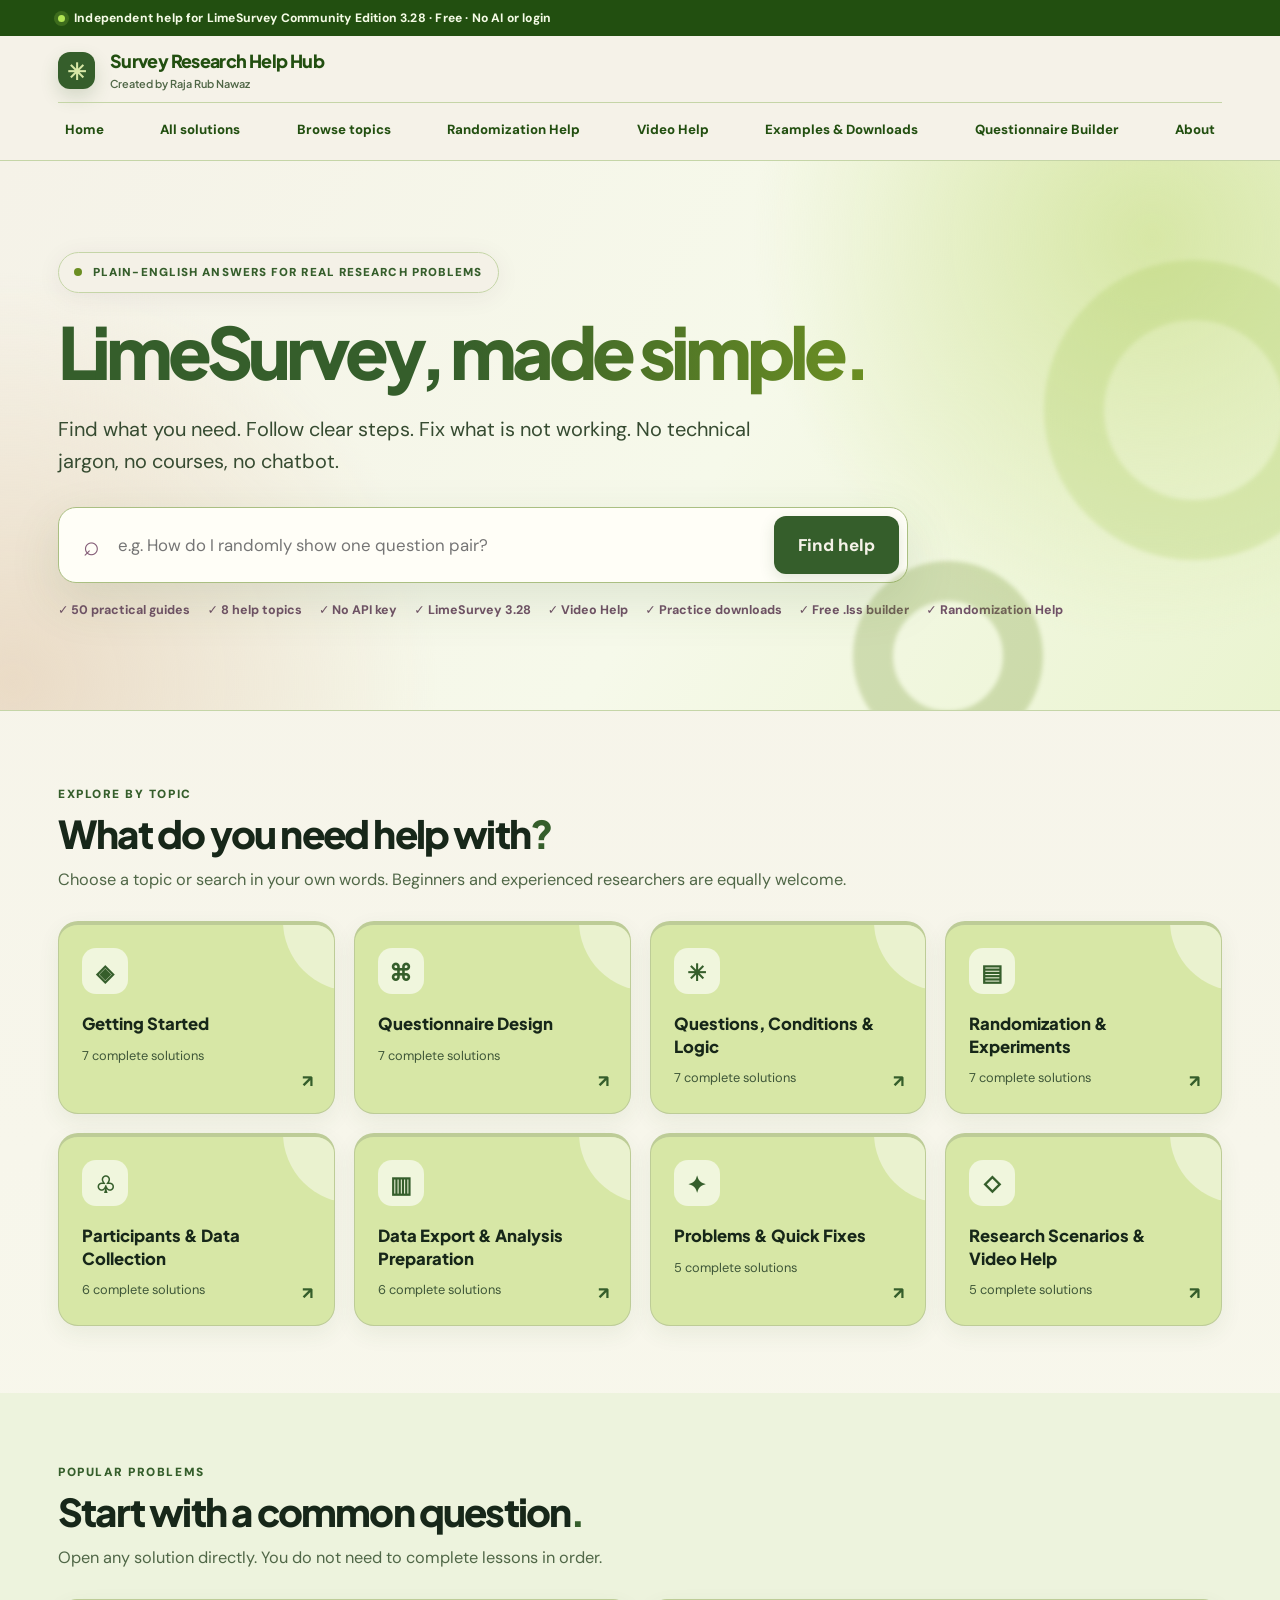
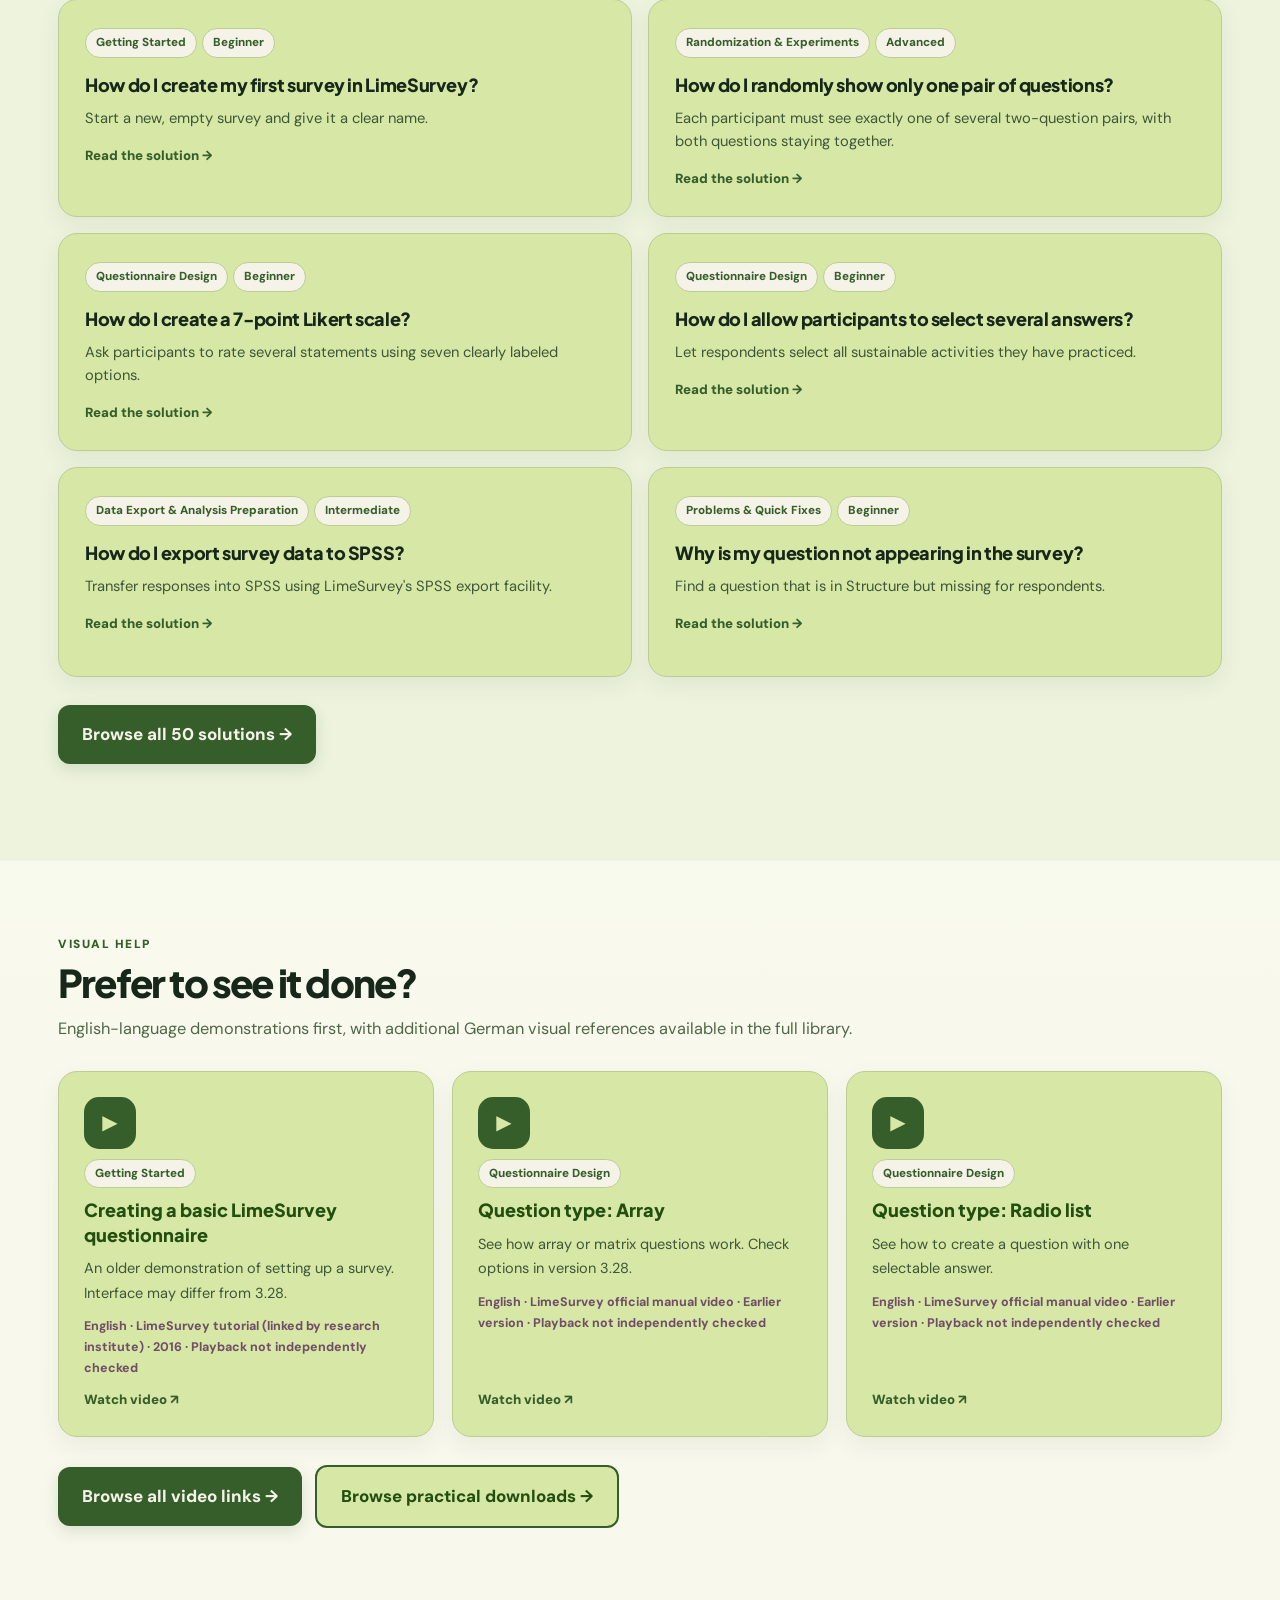
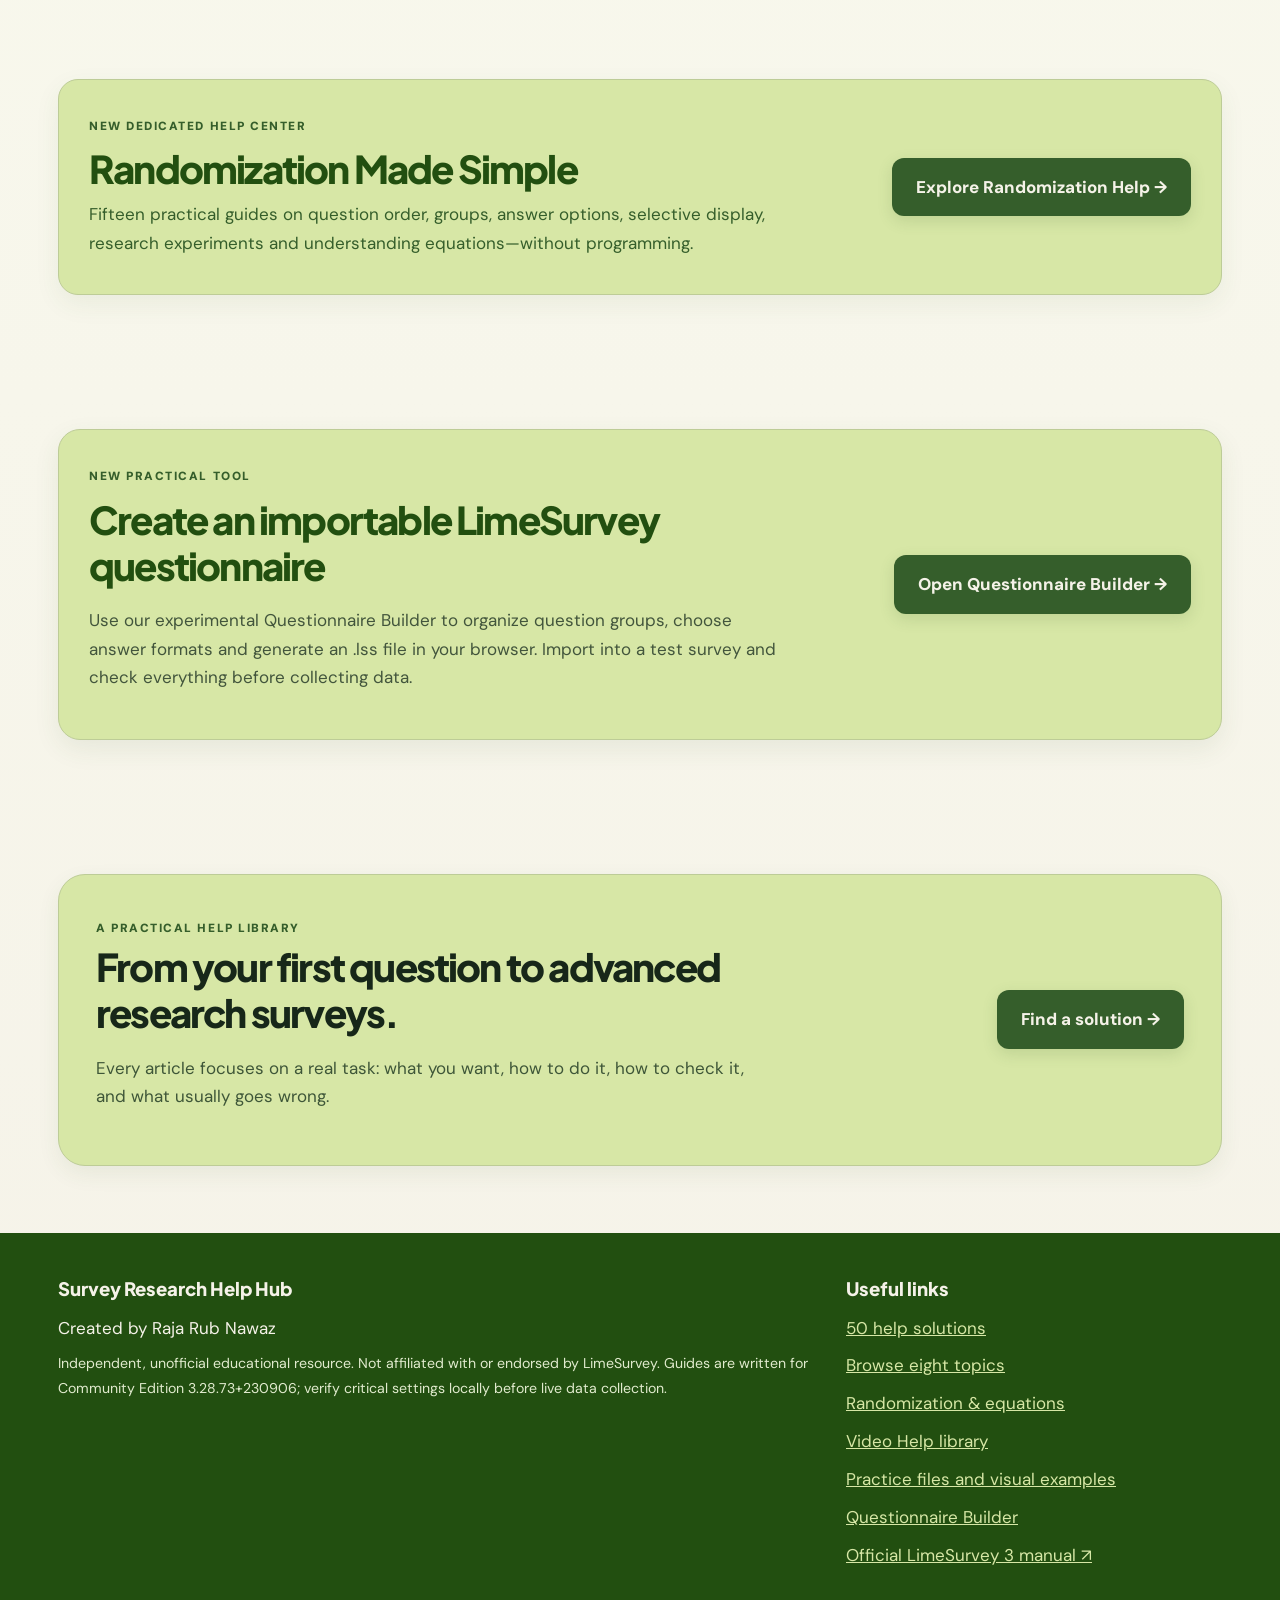
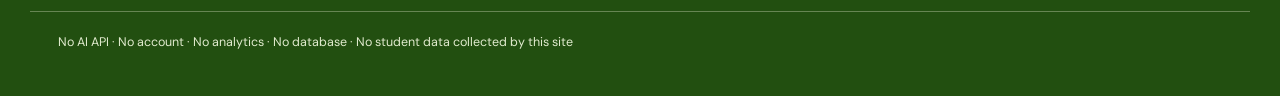
<file: index.html>
<!doctype html>
<html lang="en"><head><meta charset="utf-8"><meta name="viewport" content="width=device-width,initial-scale=1"><meta name="theme-color" content="#355E2B"><meta name="description" content="50 plain-English LimeSurvey 3.28 help articles and practical examples for students and researchers. No AI, login, or API key required."><title>Survey Research Help Hub — LimeSurvey Made Simple</title><link rel="stylesheet" href="styles.css"></head>
<body><a href="#main" class="skip-link">Skip to content</a><div class="announcement"><div class="wrap"><span class="dot"></span> Independent help for LimeSurvey Community Edition 3.28 · Free · No AI or login</div></div>
<header class="top"><div class="wrap"><a class="brand" href="#home"><span class="brand-name">Survey Research Help Hub</span><small>Created by Raja Rub Nawaz</small></a><nav class="nav" aria-label="Main navigation"><a href="#home">Home</a><a href="#help">All solutions</a><a href="#topics">Browse topics</a><a href="#randomization">Randomization Help</a><a href="#videos">Video Help</a><a href="#examples">Examples & Downloads</a><a href="builder/">Questionnaire Builder</a><a href="#about">About</a></nav></div></header>
<main id="main"><div id="app" aria-live="polite"><div class="wrap" style="padding-top:65px;padding-bottom:65px">Loading practical LimeSurvey help…</div></div></main>
<footer class="footer"><div class="wrap footer-grid"><div><strong>Survey Research Help Hub</strong><p>Created by Raja Rub Nawaz</p><small>Independent, unofficial educational resource. Not affiliated with or endorsed by LimeSurvey. Guides are written for Community Edition 3.28.73+230906; verify critical settings locally before live data collection.</small></div><div><strong>Useful links</strong><p><a href="#help">50 help solutions</a></p><p><a href="#topics">Browse eight topics</a></p><p><a href="#randomization">Randomization & equations</a></p><p><a href="#videos">Video Help library</a></p><p><a href="#examples">Practice files and visual examples</a></p><p><a href="builder/">Questionnaire Builder</a></p><p><a href="https://www.limesurvey.org/manual/Quick_start_guide_-_LimeSurvey_3.0%2B" target="_blank" rel="noopener noreferrer">Official LimeSurvey 3 manual ↗</a></p></div></div><div class="wrap footer-end">No AI API · No account · No analytics · No database · No student data collected by this site</div></footer>
<script>
'use strict';
const app=document.getElementById('app');let articles=[],byId=new Map();let cats=[],videos=[],randomGuides=[];const icons=['◈','⌘','✳','▤','♧','▥','✦','◇'];const aliases={'random':['experiment','assignment','shuffle','condition','treatment'],'likert':['scale','array','five point','seven point'],'skip':['condition','relevance','hide'],'missing':['export','incomplete','blank'],'spss':['export','data','syntax'],'questions':['question','group','array'],'survey':['questionnaire','form']};
const esc=s=>String(s??'').replace(/[&<>"']/g,c=>({'&':'&amp;','<':'&lt;','>':'&gt;','"':'&quot;',"'":'&#39;'}[c]));
const link=(id)=>'#article/'+encodeURIComponent(id);const htmlCard=a=>`<a class="article-card" href="${link(a.id)}"><span class="tag">${esc(a.category)}</span> <span class="tag green">${esc(a.level)}</span><strong>${esc(a.title)}</strong><p>${esc(a.summary)}</p><span class="card-link">Read the solution →</span></a>`;
function tile(cat,i){const n=articles.filter(a=>a.category===cat).length;return `<a href="#category/${encodeURIComponent(cat)}" class="tile tile-${i}"><span class="em" aria-hidden="true">${icons[i]}</span><strong>${esc(cat)}</strong><small>${n} complete solutions</small><span class="tile-arrow" aria-hidden="true">↗</span></a>`}
function searchForm(q=''){return `<form class="search" id="search-form" role="search"><label for="search-q" class="sr-only">Search LimeSurvey problems</label><span aria-hidden="true">⌕</span><input id="search-q" name="query" placeholder="e.g. How do I randomly show one question pair?" value="${esc(q)}" autocomplete="off"><button type="submit">Find help</button></form>`}
function videoCard(v){return `<a class="video-card" href="${esc(v.url)}" target="_blank" rel="noopener noreferrer"><span class="video-symbol" aria-hidden="true">▶</span><span class="tag">${esc(v.topic)}</span><strong>${esc(v.title)}</strong><p>${esc(v.description)}</p><span class="video-meta">${esc(v.language)} · ${esc(v.provider)} · ${esc(v.year)} · Playback not independently checked</span><span class="card-link">Watch video ↗</span></a>`}
function videoForArticle(a){const q=(a.title+" "+a.category).toLowerCase();let scored=videos.map(v=>({v,n:v.match.filter(k=>q.includes(k.toLowerCase())).length})).filter(x=>x.n).sort((a,b)=>(a.v.language.startsWith("English")?0:1)-(b.v.language.startsWith("English")?0:1)||b.n-a.n);return scored.slice(0,2).map(x=>x.v)}
function videoLibrary(){return `<section class="section"><div class="wrap"><a class="back" href="#home">← Home</a><span class="section-kicker">Video Help</span><h2>See how it is done<span class="heading-dot">.</span></h2><p class="lead">These are independently hosted demonstrations; the videos open on their original websites. English-language resources appear first. Older videos may show different menus, and the LimeSurvey 6 video is marked clearly. German demonstrations appear afterwards as optional visual references. Always follow our LimeSurvey 3.28 written steps when interfaces differ.</p><div class="video-grid">${videos.map(videoCard).join("")}</div><div class="panel"><strong>Important about video language and version</strong><p>The English titles were gathered from English-language official or academic resource pages; their audio and current playback availability have not all been independently reviewed. The written articles remain the primary guide for LimeSurvey 3.28.</p><a href="#help">Browse all 50 English-language help articles →</a></div></div></section>`}
function randomIndex(){const types=['Foundations','Ordering','Equations','Selective display','Experiments','Troubleshooting','Testing'];return `<section class="section"><div class="wrap rand-section"><a class="back" href="#home">← Home</a><span class="section-kicker">Dedicated practical help</span><h1>Randomization Made Simple</h1><p class="lead">Choose what you want LimeSurvey to do. Learn the difference between changing order, showing only some questions, and assigning experimental scenarios. These are help articles, not lessons.</p><div class="rand-intro"><strong>Three ideas to remember</strong><div class="rand-three"><div><b>Random order</b><p>Everyone sees all the items, but their order changes.</p></div><div><b>Random selection</b><p>Only some questions or complete pairs are shown.</p></div><div><b>Random assignment</b><p>Each person receives one research condition.</p></div></div></div><div class="rand-actions"><a class="btn" href="#rand-guide/equation-symbols">Understand an equation →</a><a class="btn btn-soft" href="#rand-guide/test-random">How to test randomization →</a></div>${types.map(t=>{const list=randomGuides.filter(g=>g.kind===t);return list.length?`<section class="rand-block"><h2>${esc(t)}</h2><div class="rand-grid">${list.map(g=>`<a href="#rand-guide/${esc(g.id)}" class="rand-card"><span class="tag">${esc(g.level)}</span><strong>${esc(g.title)}</strong><p>${esc(g.goal)}</p><span class="card-link">Read simple instructions →</span></a>`).join('')}</div></section>`:''}).join('')}<div class="caution-note"><strong>Compatibility and research caution</strong><p>The simpler settings follow official LimeSurvey documentation. Complex selective-display and random-assignment workflows are explicitly marked as requiring local LimeSurvey 3.28 testing. Do not infer that an equation is validated merely because the survey imports.</p></div></div></section>`}
function randomGuide(id){const g=randomGuides.find(x=>x.id===id);if(!g)return randomIndex();return `<section class="section"><div class="wrap article-body rand-section"><a class="back" href="#randomization">← All Randomization Help</a><span class="section-kicker">${esc(g.kind)} · ${esc(g.level)}</span><h1>${esc(g.title)}</h1><div class="panel"><h2>What you want to achieve</h2><p>${esc(g.goal)}</p></div>${g.formula?`<div class="rand-equation"><strong>Equation in plain English</strong><code>${esc(g.formula)}</code>${g.words.map((w,i)=>`<p><b>${i+1}.</b> ${esc(w)}</p>`).join('')}<button type="button" class="btn" id="copy-rand-formula">Copy expression</button><small>Illustrative syntax: check codes and the correct expression field before use.</small></div>`:''}<h2>Do this in LimeSurvey</h2><ol class="steps">${g.steps.map(s=>`<li><p>${esc(s)}</p></li>`).join('')}</ol><div class="aside"><strong>How to check it worked</strong><ul class="checklist">${g.check.map(x=>`<li>${esc(x)}</li>`).join('')}</ul></div><h2>Common mistakes</h2><div class="notes">${g.mistakes.map(s=>`<div class="note">${esc(s)}</div>`).join('')}</div><div class="caution-note"><strong>Version 3.28 verification status</strong><p>${esc(g.note)}</p></div><div class="panel reference"><strong>Official LimeSurvey documentation</strong><p><a href="${esc(g.source)}" target="_blank" rel="noopener noreferrer">Open the relevant manual / sample survey ↗</a></p></div><p><a href="#randomization">← Back to Randomization Help</a></p></div></section>`}
function hero(){return `<section class="hero"><div class="wrap"><span class="eyebrow"><span class="eyebrow-dot"></span> Plain-English answers for real research problems</span><h1>LimeSurvey, <em>made simple.</em></h1><p>Find what you need. Follow clear steps. Fix what is not working. No technical jargon, no courses, no chatbot.</p>${searchForm()}<div class="helper"><span>✓ 50 practical guides</span><span>✓ 8 help topics</span><span>✓ No API key</span><span>✓ LimeSurvey 3.28</span><span>✓ Video Help</span><span>✓ Practice downloads</span><span>✓ Free .lss builder</span><span>✓ Randomization Help</span></div><div class="hero-orb orb-one" aria-hidden="true"></div><div class="hero-orb orb-two" aria-hidden="true"></div></div></section>`}
function home(){const featured=[...articles].filter(a=>/randomly show only one pair|7-point Likert|question not appearing|export survey data to SPSS|create my first survey|allow participants to select several answers/i.test(a.title)).slice(0,6);return `${hero()}<section class="section" id="topics-section"><div class="wrap"><span class="section-kicker">Explore by topic</span><h2>What do you need help with<span class="heading-dot">?</span></h2><p class="lead">Choose a topic or search in your own words. Beginners and experienced researchers are equally welcome.</p><div class="grid">${cats.map(tile).join('')}</div></div></section><section class="section section-alt"><div class="wrap"><span class="section-kicker">Popular problems</span><h2>Start with a common question<span class="heading-dot">.</span></h2><p class="lead">Open any solution directly. You do not need to complete lessons in order.</p><div class="results">${featured.map(htmlCard).join('')}</div><p class="all-cta"><a class="btn" href="#help">Browse all 50 solutions →</a></p></div></section><section class="section"><div class="wrap"><span class="section-kicker">Visual help</span><h2>Prefer to see it done?</h2><p class="lead">English-language demonstrations first, with additional German visual references available in the full library.</p><div class="video-grid compact">${videos.slice(0,3).map(videoCard).join("")}</div><p class="all-cta"><a class="btn" href="#videos">Browse all video links →</a> <a class="btn btn-soft" href="#examples">Browse practical downloads →</a></p></div></section><section class="section"><div class="wrap"><div class="random-promo"><div><span class="section-kicker">New dedicated help center</span><h2>Randomization Made Simple</h2><p>Fifteen practical guides on question order, groups, answer options, selective display, research experiments and understanding equations—without programming.</p></div><a class="btn" href="#randomization">Explore Randomization Help →</a></div></div></section><section class="section"><div class="wrap"><div class="builder-promo"><div><span class="section-kicker">New practical tool</span><h2>Create an importable LimeSurvey questionnaire</h2><p>Use our experimental Questionnaire Builder to organize question groups, choose answer formats and generate an .lss file in your browser. Import into a test survey and check everything before collecting data.</p></div><a class="btn" href="builder/">Open Questionnaire Builder →</a></div></div></section><section class="section"><div class="wrap"><div class="welcome-strip"><div><span class="section-kicker">A practical help library</span><h2>From your first question to advanced research surveys.</h2><p>Every article focuses on a real task: what you want, how to do it, how to check it, and what usually goes wrong.</p></div><a class="btn" href="#help">Find a solution →</a></div></div></section>`}
function tokenize(s){return String(s).toLowerCase().replace(/[^a-z0-9]+/g,' ').split(/\s+/).filter(x=>x.length>1)}
function score(a,q){const terms=tokenize(q);if(!terms.length)return 1;const title=a.title.toLowerCase(),body=[a.summary,a.goal,a.category,a.keywords,...a.steps.flat(),...a.mistakes.flat()].join(' ').toLowerCase();return terms.reduce((s,t)=>{const related=[t,...(aliases[t]||[])];return s+Math.max(...related.map(x=>(title.includes(x)?7:0)+(body.includes(x)?2:0)))},0)}
function listing(q='',cat='',level=''){const a=articles.filter(x=>(!cat||x.category===cat)&&(!level||x.level===level)).map(x=>({x,score:score(x,q)})).filter(x=>!q||x.score>0).sort((a,b)=>(q?b.score-a.score:0)||a.x.title.localeCompare(b.x.title)).map(x=>x.x);return `<section class="section"><div class="wrap"><a class="back" href="#home">← Home</a><span class="section-kicker">Find answers quickly</span><h2>${cat?esc(cat):q?'Search results':'All 50 help solutions'}</h2><p class="lead">${a.length} ${a.length===1?'solution':'solutions'}${q?' matching “'+esc(q)+'”':''}. Every result is an available article, not a placeholder.</p>${searchForm(q)}<div class="filterbar"><label for="category-filter">Topic <select id="category-filter"><option value="">All topics</option>${cats.map(c=>`<option value="${esc(c)}" ${cat===c?'selected':''}>${esc(c)}</option>`).join('')}</select></label><label for="level-filter">Difficulty <select id="level-filter"><option value="">All levels</option>${['Beginner','Intermediate','Advanced'].map(l=>`<option ${level===l?'selected':''}>${l}</option>`).join('')}</select></label></div>${a.length?`<div class="results">${a.map(htmlCard).join('')}</div>`:`<div class="empty"><strong>No matching article found.</strong><p>Try shorter words such as “random”, “Likert”, “export” or “condition”, or remove a filter.</p><a href="#help">View all solutions</a></div>`}</div></section>`}
function visualGuide(a){
const id=a.id;let layout='';
const base='<span class="mock-tag">Illustrative diagram — not a screenshot</span>';
if(['create-survey','add-group','add-question','preview-survey'].includes(id))layout=`<div class="mock-panel"><div class="mock-top">LimeSurvey 3 · simplified layout</div><div class="mock-row"><div class="mock-side">Surveys<br>Settings<br><b>Structure</b></div><div class="mock-content"><div class="mock-btn">${id==='create-survey'?'Create survey':id==='add-group'?'Add group':id==='add-question'?'Add question':'Preview survey'}</div><div class="mock-placeholder">Survey: Sustainable Marketing Research Survey</div><div class="mock-placeholder faint">Question groups → Questions → Preview</div></div></div></div>`;
else if(['five-point','how-do-i-create-a-7-point-likert-scale','how-do-i-put-several-statements-in-one-question-matrix'].includes(id))layout=`<div class="mock-table"><div class="mock-small">Sustainable Marketing Perceptions — sample response grid</div><div class="mock-head"><span>Statement</span>${(id==='how-do-i-create-a-7-point-likert-scale'?['1','2','3','4','5','6','7']:['1','2','3','4','5']).map(x=>`<span>${x}</span>`).join('')}</div>${['SMP1 · I prefer sustainable products','SMP2 · Practices influence my purchases','SMP3 · I may pay more'].map(t=>`<div class="mock-head"><span>${t}</span>${(id==='how-do-i-create-a-7-point-likert-scale'?Array(7):Array(5)).fill(0).map(()=>'<span class="mock-circle">○</span>').join('')}</div>`).join('')}</div>`;
else if(['how-do-i-randomly-show-only-one-pair-of-questions','how-do-i-randomly-divide-participants-into-experimental-groups','how-do-i-design-a-survey-for-an-experiment-with-three-conditions'].includes(id))layout=`<div class="flow-demo"><div class="flow-start">Participant starts survey</div><div class="flow-arrow">↓</div><div class="flow-choice">Randomly assign ONE condition</div><div class="flow-branches"><div>Condition A<br><small>Pair A1 + A2</small></div><div>Condition B<br><small>Pair B1 + B2</small></div><div>Condition C<br><small>Pair C1 + C2</small></div></div><p class="mock-small">One participant follows one branch. Random order is not random selection.</p></div>`;
else if(['how-do-i-show-a-question-only-when-someone-selects-yes','how-do-i-skip-questions-that-do-not-apply-to-a-participant','why-is-my-question-not-appearing-in-the-survey'].includes(id))layout=`<div class="flow-demo"><div class="flow-start">Have you purchased a sustainable product?</div><div class="flow-branches"><div>YES → show follow-up</div><div>NO → skip follow-up</div></div></div>`;
else if(['how-do-i-export-survey-data-to-spss','how-do-i-export-responses-to-excel'].includes(id))layout=`<div class="flow-demo"><div class="flow-start">Survey → Responses & statistics</div><div class="flow-arrow">↓</div><div class="flow-branches"><div>Excel/CSV<br><small>Spreadsheet</small></div><div>SPSS (.sps + .dat)<br><small>Run syntax on data</small></div></div></div>`;
if(!layout)return '';
return `<section class="visual-guide"><h2>See the idea before you click</h2><div class="mock-visual">${base}${layout}</div><p class="muted"><small>These are simplified teaching diagrams, not images from your university installation. Follow the written steps and verify menu wording on your own LimeSurvey 3.28 screen.</small></p></section>`;
}
function examples(){return `<section class="section"><div class="wrap article-body"><a class="back" href="#home">← Home</a><span class="section-kicker">Practical examples</span><h1>Examples & downloads</h1><p class="lead">Use these files while building and testing your questionnaire. No account, AI or API key is needed.</p><div class="download-list"><div class="download-item"><h2>Sustainable Marketing question template</h2><p>Ten research items in five groups, with suggested LimeSurvey 3 question types and item codes. Based on the questionnaire used in our help examples.</p><a class="btn" download href="downloads/sustainable-marketing-questionnaire-build-template.csv">Download questionnaire template (CSV) ↓</a></div><div class="download-item"><h2>Survey testing checklist</h2><p>Check the questionnaire structure, response options, branching, random assignment, consent and data exports before inviting participants.</p><a class="btn" download href="downloads/survey-test-checklist.csv">Download test checklist (CSV) ↓</a></div><div class="download-item"><h2>Sample response dataset</h2><p>Five clearly fictional records that demonstrate the shape of a dataset. These are not real research data and are not direct LimeSurvey exports.</p><a class="btn" download href="downloads/sample-response-data.csv">Download example responses (CSV) ↓</a></div></div><div class="panel"><h2>What about downloadable .lss surveys?</h2><p>You can create an experimental .lss file using our <a href="builder/">Questionnaire Builder</a>. Its basic question types have passed initial import and visual tests in LimeSurvey 3.28. Exporting actual response data and more complex settings still require validation. Always import the file into a separate test survey and preview it before any live data collection.</p><p><a href="https://www.limesurvey.org/manual/Display/Export_survey" target="_blank" rel="noopener noreferrer">Official LimeSurvey guidance for exporting a survey structure ↗</a></p></div><div class="panel"><h2>Need an illustrated example?</h2><p>Selected help articles include simple visual diagrams for scales, branching, randomization and the classic survey editor. These diagrams are illustrative rather than actual screenshots.</p><a href="#article/five-point">See the 5-point scale example →</a></div></div></section>`}

function article(a){const related=a.related.map(id=>byId.get(id)).filter(Boolean).slice(0,4);return `<section class="section"><div class="wrap article-body"><a href="#help" class="back">← All help solutions</a><div class="article-header"><div class="crumb">${esc(a.category)} · ${esc(a.level)}</div><h1>${esc(a.title)}</h1><p>${esc(a.summary)}</p><span class="tag">Community Edition ${esc(a.version)}</span><div class="article-actions"><button type="button" id="copy-article">Copy article link</button><button type="button" id="print-article">Print / save PDF</button></div></div>${visualGuide(a)}<div class="panel"><h2>What you want to do</h2><p>${esc(a.goal)}</p></div><h2>How to do it — step by step</h2><ol class="steps">${a.steps.map(s=>`<li><strong>${esc(s[0])}</strong><p>${esc(s[1])}</p></li>`).join('')}</ol><div class="aside"><strong>How to check that it worked</strong><ul class="checklist">${a.check.map(x=>`<li>${esc(x)}</li>`).join('')}</ul></div>${a.caution?`<div class="caution-note"><strong>Important — check before using</strong><p>${esc(a.caution)}</p></div>`:""}<h2>Common mistakes and important notes</h2><div class="notes">${a.mistakes.map(m=>`<div class="note"><strong>${esc(m[0])}</strong>${esc(m[1])}</div>`).join('')}</div>${videoForArticle(a).length?`<div class="video-related"><h2>Watch a related video</h2><p class="muted">English videos are shown first when relevant. Check the LimeSurvey version before following the steps.</p><div class="video-grid compact">${videoForArticle(a).map(videoCard).join("")}</div></div>`:""}<h2>Related solutions</h2><div class="related">${related.map(x=>`<a href="${link(x.id)}">${esc(x.title)} →</a>`).join('')}</div><div class="panel reference"><strong>Check the official manual</strong><p><a href="${esc(a.source)}" target="_blank" rel="noopener noreferrer">${esc(a.sourceLabel)} ↗</a></p><p class="muted"><small>Reviewed ${esc(a.review)} · ${esc(a.verified)}. This is an independent guide. Exact menus and special configurations should be checked in your own installation before collecting real research data.</small></p></div></div></section>`}
function topics(){return `<section class="section"><div class="wrap"><a href="#home" class="back">← Home</a><span class="section-kicker">Eight help categories</span><h2>Browse by topic<span class="heading-dot">.</span></h2><p class="lead">50 complete help articles, arranged by the problem you want to solve.</p><div class="grid">${cats.map(tile).join('')}</div></div></section>`}
function about(){return `<section class="section"><div class="wrap article-body"><a href="#home" class="back">← Home</a><span class="section-kicker">About this project</span><h2>Practical LimeSurvey help, without the jargon.</h2><div class="panel"><p><strong>Survey Research Help Hub</strong> is an independent, unofficial educational resource created by Raja Rub Nawaz. It helps students, researchers and faculty find simple solutions to common LimeSurvey problems.</p><p>Instead of a formal course, this site provides searchable, task-focused help articles. Begin anywhere; there is no registration, quiz or learning sequence.</p><p>It does not use an AI assistant, API key, database, tracking or visitor account. Searches happen in your own browser against the available help catalogue.</p></div><h2>Which LimeSurvey version?</h2><p>Articles target Community Edition <strong>3.28.73+230906</strong>. The older interface differs from newer LimeSurvey releases. Some advanced workflows, particularly random assignment for experiments, should be tested in the local installation before participant recruitment.</p><h2>Before live research</h2><p>Test participant paths, consent materials, access settings, anonymity, data storage and exported results. The hub is a practical guide; local institutional requirements still apply.</p><p><a href="https://www.limesurvey.org/manual/Quick_start_guide_-_LimeSurvey_3.0%2B" target="_blank" rel="noopener noreferrer">Official LimeSurvey 3 quick-start documentation ↗</a></p></div></section>`}
function render(){let raw=location.hash.replace(/^#/,'')||'home';let route=raw.split('/');let page=route[0];let content;if(page==='article'){let a=byId.get(decodeURIComponent(route.slice(1).join('/')));content=a?article(a):listing()}else if(page==='category')content=listing('',decodeURIComponent(route.slice(1).join('/')));else if(page==='search')content=listing(decodeURIComponent(route.slice(1).join('/')));else if(page==='help')content=listing();else if(page==='topics')content=topics();else if(page==='randomization')content=randomIndex();else if(page==='rand-guide')content=randomGuide(decodeURIComponent(route.slice(1).join('/')));else if(page==='videos')content=videoLibrary();else if(page==='examples')content=examples();else if(page==='about')content=about();else content=home();app.innerHTML=content;document.title=(page==='article'&&byId.get(decodeURIComponent(route.slice(1).join('/')))?.title||'Survey Research Help Hub')+' — Survey Research Help Hub';let f=document.getElementById('search-form');if(f)f.addEventListener('submit',e=>{e.preventDefault();location.hash='search/'+encodeURIComponent(document.getElementById('search-q').value.trim())});const cf=document.getElementById('category-filter'),lf=document.getElementById('level-filter');const filterChange=()=>{const q=document.getElementById('search-q')?.value.trim()||'';const c=document.getElementById('category-filter')?.value||'';const l=document.getElementById('level-filter')?.value||'';app.innerHTML=listing(q,c,l);bindFilters()};function bindFilters(){document.getElementById('category-filter')?.addEventListener('change',filterChange);document.getElementById('level-filter')?.addEventListener('change',filterChange);document.getElementById('search-form')?.addEventListener('submit',e=>{e.preventDefault();location.hash='search/'+encodeURIComponent(document.getElementById('search-q').value.trim());render()})}if(cf||lf)bindFilters();document.getElementById('copy-article')?.addEventListener('click',async()=>{try{await navigator.clipboard.writeText(location.href);document.getElementById('copy-article').textContent='Link copied'}catch(e){window.prompt('Copy the link:',location.href)}});document.getElementById('print-article')?.addEventListener('click',()=>window.print());document.getElementById('copy-rand-formula')?.addEventListener('click',async()=>{const g=randomGuides.find(x=>x.id===decodeURIComponent(location.hash.split('/').slice(1).join('/')));if(!g||!g.formula)return;try{await navigator.clipboard.writeText(g.formula);document.getElementById('copy-rand-formula').textContent='Copied'}catch(e){window.prompt('Copy expression:',g.formula)}});window.scrollTo({top:0,behavior:'instant'})}
Promise.all(['./articles.json','./videos.json','./randomization.json'].map(u=>fetch(u).then(r=>{if(!r.ok)throw Error('Missing '+u);return r.json()}))).then(([a,v,r])=>{articles=a;videos=v;randomGuides=r;byId=new Map(a.map(x=>[x.id,x]));cats=[...new Set(a.map(x=>x.category))];render()}).catch(()=>{app.innerHTML='<section class="section"><div class="wrap empty"><h2>Could not load the help library</h2><p>Make sure <code>index.html</code>, <code>styles.css</code> and <code>articles.json</code> and <code>videos.json</code> and <code>randomization.json</code> are all in the same folder on the server. Do not open the HTML directly with a file:// address.</p></div></section>'});window.addEventListener('hashchange',render);
</script></body></html>
</file>
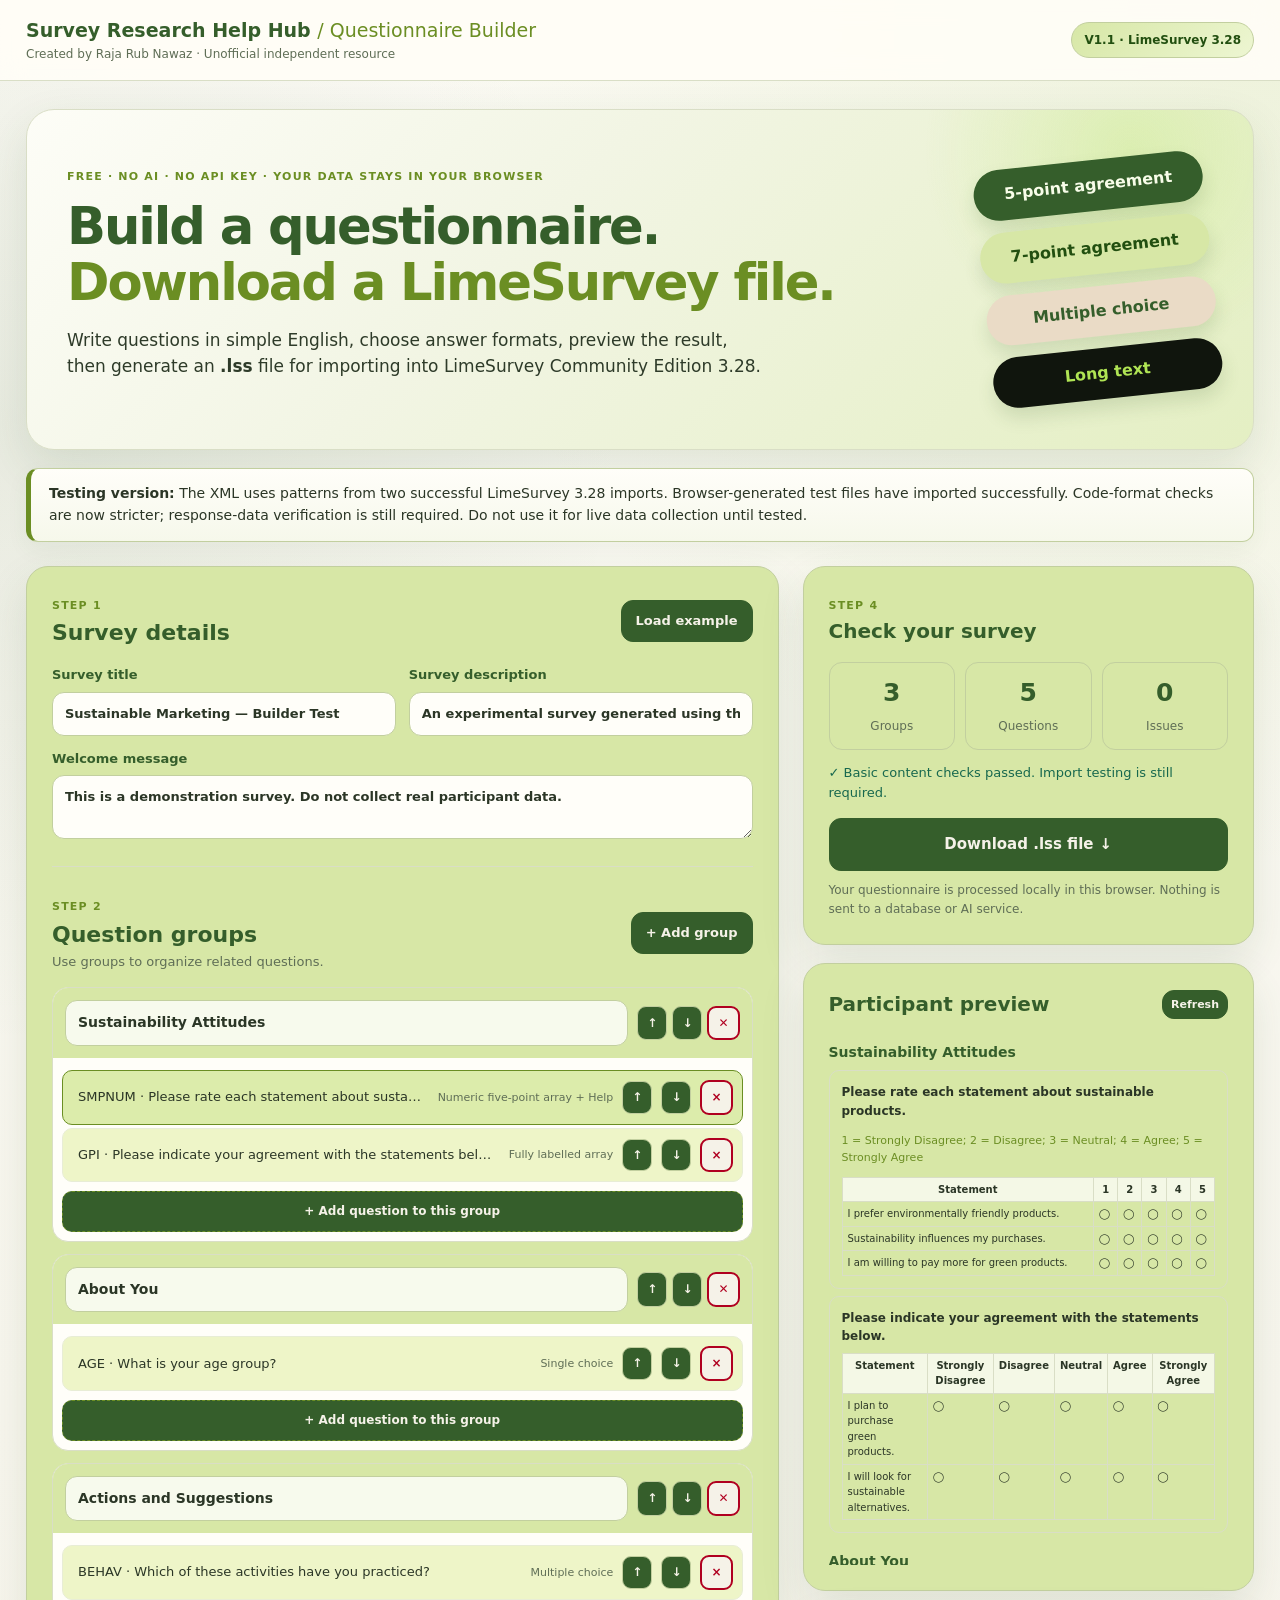
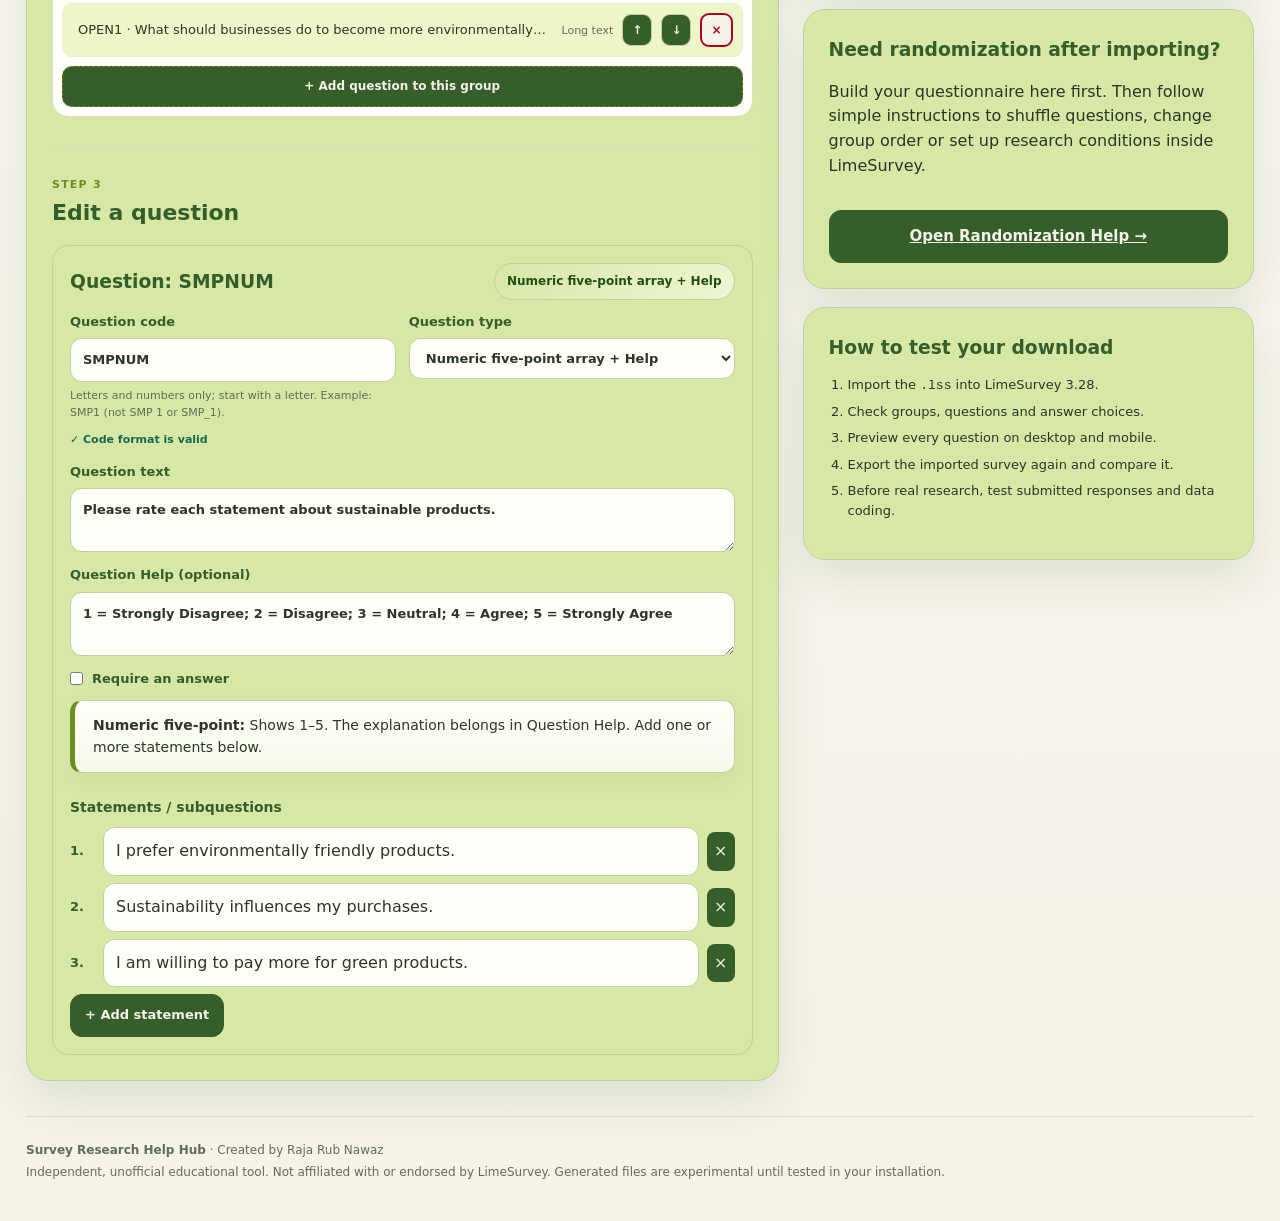
<file: builder/index.html>
<!doctype html>
<html lang="en"><head><meta charset="utf-8"><meta name="viewport" content="width=device-width,initial-scale=1"><meta name="theme-color" content="#6B8E23"><title>LimeSurvey Questionnaire Builder — V1.1 Lime Theme</title><link rel="stylesheet" href="styles.css"></head>
<body>
<header class="top"><div class="wrap nav"><div><a class="brand" href="../index.html#home">Survey Research Help Hub <span> / Questionnaire Builder</span></a><small>Created by Raja Rub Nawaz · Unofficial independent resource</small></div><span class="status">V1.1 · LimeSurvey 3.28</span></div></header>
<main class="wrap">
<section class="hero"><div><span class="eyebrow">FREE · NO AI · NO API KEY · YOUR DATA STAYS IN YOUR BROWSER</span><h1>Build a questionnaire.<br><em>Download a LimeSurvey file.</em></h1><p>Write questions in simple English, choose answer formats, preview the result, then generate an <strong>.lss</strong> file for importing into LimeSurvey Community Edition 3.28.</p></div><div class="hero-art"><div class="pill one">5-point agreement</div><div class="pill two">7-point agreement</div><div class="pill three">Multiple choice</div><div class="pill four">Long text</div></div></section>
<div class="notice"><strong>Testing version:</strong> The XML uses patterns from two successful LimeSurvey 3.28 imports. Browser-generated test files have imported successfully. Code-format checks are now stricter; response-data verification is still required. Do not use it for live data collection until tested.</div>
<section class="layout">
<div class="editor">
 <div class="sectionhead"><div><span class="eyebrow">STEP 1</span><h2>Survey details</h2></div><button class="btn ghost" id="reset">Load example</button></div>
 <div class="fields two"><label>Survey title<input id="surveyTitle" maxlength="180" placeholder="My research questionnaire"></label><label>Survey description<input id="surveyDesc" maxlength="400" placeholder="Short purpose of the survey"></label></div>
 <label>Welcome message<textarea id="welcome" rows="2" placeholder="Thank you for participating..."></textarea></label>
 <div class="sectionhead border-top"><div><span class="eyebrow">STEP 2</span><h2>Question groups</h2><p>Use groups to organize related questions.</p></div><button id="addGroup" class="btn secondary">+ Add group</button></div>
 <div id="groups"></div>
 <div class="sectionhead border-top"><div><span class="eyebrow">STEP 3</span><h2>Edit a question</h2></div></div>
 <div id="questionEditor" class="question-editor"><p>Select a question above, or add one to a group.</p></div>
</div>
<aside class="side">
 <div class="sticky"><div class="panel"><div class="sectionhead"><div><span class="eyebrow">STEP 4</span><h2>Check your survey</h2></div></div><div id="stats" class="stats"></div><div id="validation" class="validation"></div><button id="generate" class="btn primary full">Download .lss file <span aria-hidden="true">↓</span></button><small>Your questionnaire is processed locally in this browser. Nothing is sent to a database or AI service.</small></div><div class="panel"><div class="sectionhead"><h2>Participant preview</h2><button id="refreshPreview" class="btn ghost tiny">Refresh</button></div><div id="preview" class="preview"></div></div><div class="panel tips"><h3>Need randomization after importing?</h3><p>Build your questionnaire here first. Then follow simple instructions to shuffle questions, change group order or set up research conditions inside LimeSurvey.</p><a class="btn primary full" href="../#randomization">Open Randomization Help →</a></div><div class="panel tips"><h3>How to test your download</h3><ol><li>Import the <code>.lss</code> into LimeSurvey 3.28.</li><li>Check groups, questions and answer choices.</li><li>Preview every question on desktop and mobile.</li><li>Export the imported survey again and compare it.</li><li>Before real research, test submitted responses and data coding.</li></ol></div></div>
</aside>
</section>
<footer><p><strong>Survey Research Help Hub</strong> · Created by Raja Rub Nawaz</p><p>Independent, unofficial educational tool. Not affiliated with or endorsed by LimeSurvey. Generated files are experimental until tested in your installation.</p></footer>
</main>
<script src="schema.js"></script><script src="app.js"></script>
</body></html>
</file>
<file: styles.css>
@import url('https://fonts.googleapis.com/css2?family=DM+Sans:wght@400;500;600;700;800&family=Plus+Jakarta+Sans:wght@400;500;600;700;800&display=swap');
:root{--ink:#172540;--muted:#64728a;--bg:#f6f8fe;--line:#e4e9f3;--blue:#3b5bdb;--teal:#0d9488;--purple:#8151d7;--orange:#f59f39;--white:#fff;--shadow:0 20px 55px rgba(35,42,93,.075)}
*{box-sizing:border-box}html{scroll-behavior:smooth}body{margin:0;background:var(--bg);color:var(--ink);font:17px/1.68 'DM Sans',system-ui,-apple-system,Segoe UI,Arial,sans-serif;-webkit-font-smoothing:antialiased}a{color:#3b55cb}button,input{font:inherit}button{cursor:pointer}button:focus-visible,input:focus-visible,a:focus-visible,summary:focus-visible{outline:3px solid #f59f39;outline-offset:3px}.wrap{max-width:1220px;margin:auto;padding:0 28px}.announcement{font-weight:750;letter-spacing:.015em;background:#192c62;color:#eef3ff;font-size:.76rem;padding:8px 0}.announcement .wrap{display:flex;align-items:center;gap:9px}.dot{height:7px;width:7px;border-radius:99px;background:#67e8a0;box-shadow:0 0 0 4px #67e8a02a}.top{background:#fff;border-bottom:1px solid #e8eaf3;position:relative;z-index:3}.top .wrap{min-height:88px;display:flex;align-items:center;justify-content:space-between;gap:18px}.brand{font:800 1.24rem/1.25 'Plus Jakarta Sans',sans-serif;color:var(--ink);text-decoration:none;letter-spacing:-.045em}.brand:before{content:'✳';display:inline-grid;place-items:center;width:37px;height:37px;background:linear-gradient(135deg,#5f5af3,#ba6bdb);color:white;border-radius:12px;margin-right:11px;vertical-align:middle;font-size:1.45rem;box-shadow:0 8px 16px #7558d735}.brand small{display:block;font-size:.69rem;color:var(--muted);font-weight:600;margin:0 0 0 49px;letter-spacing:.015em}.nav{display:flex;gap:9px;flex-wrap:wrap}.nav button{border:0;background:transparent;color:#44546f;font-size:.91rem;font-weight:800;padding:12px 16px;border-radius:12px}.nav button:hover{background:#f0f2fb;color:#4859d1}.hero{position:relative;isolation:isolate;overflow:hidden;background:radial-gradient(ellipse 55% 100% at 94% 25%,#e9d5ff 0%,transparent 80%),radial-gradient(ellipse 47% 85% at 4% 90%,#cefff2 0%,transparent 84%),linear-gradient(116deg,#e6efff 0%,#f6edff 51%,#fff3eb 100%);padding:91px 0 89px}.hero .wrap{position:relative;z-index:2}.hero h1{font:800 clamp(2.65rem,5.6vw,5.2rem)/1.085 'Plus Jakarta Sans',sans-serif;letter-spacing:-.07em;max-width:1100px;margin:20px 0 22px;color:#1b2756}.hero h1 em{font-style:normal;background:linear-gradient(95deg,#5554d5,#9b4cc2 55%,#df647f);background-clip:text;color:transparent}.hero p{font-size:1.25rem;color:#4f617b;max-width:715px;line-height:1.6;margin:0 0 30px}.eyebrow{display:inline-flex;align-items:center;gap:11px;background:#ffffffbd;border:1px solid #ffffff;color:#514cb1;border-radius:99px;padding:10px 15px;text-transform:uppercase;letter-spacing:.095em;font-size:.72rem;font-weight:900;box-shadow:0 4px 25px #5156a20c}.eyebrow-dot{height:8px;width:8px;background:#6f58ee;border-radius:50%}.hero-orb{position:absolute;pointer-events:none;border-radius:50%;filter:blur(2px);opacity:.55}.orb-one{width:300px;height:300px;right:-94px;top:8px;border:60px solid #e0c0ff;z-index:0}.orb-two{width:190px;height:190px;right:17%;bottom:-130px;border:40px solid #addbe5;z-index:0}.search{position:relative;display:flex;background:#fff;border:1px solid #dfe6f2;border-radius:18px;box-shadow:0 18px 60px #5357a72a;max-width:850px;overflow:hidden;align-items:center;padding:8px}.search span{font-size:1.75rem;color:#7278a4;padding:0 16px}.search input{border:0;outline:0;flex:1;min-width:0;padding:15px 2px;color:var(--ink);font-size:1.05rem}.search button,.btn{border:0;border-radius:12px;padding:15px 24px;background:linear-gradient(110deg,#4e5fdf,#764cde);color:white;font-weight:800;box-shadow:0 5px 18px #5d5ce43d}.search button:hover{filter:brightness(1.08)}.helper{font-size:.78rem;color:#566784;display:flex;gap:17px;flex-wrap:wrap;margin-top:17px;font-weight:750}.helper span{white-space:nowrap}.section{padding:67px 0}.section-alt{background:#eff3fa;padding:63px 0 80px}.section h2{font:800 clamp(1.8rem,3vw,2.55rem)/1.2 'Plus Jakarta Sans',sans-serif;margin:4px 0 9px;letter-spacing:-.047em}.section-kicker{color:#6f50ca;text-transform:uppercase;letter-spacing:.13em;font-weight:900;font-size:.74rem}.heading-dot{color:#a46de9}.lead{margin:0 0 28px;color:var(--muted);font-size:1.02rem}.grid{display:grid;grid-template-columns:repeat(4,1fr);gap:19px}.tile{--accent:#556add;--tint:#edf0ff;position:relative;background:#fff;border:1px solid #e6eaf3;border-top:4px solid var(--accent);border-radius:20px;padding:23px;text-align:left;box-shadow:var(--shadow);min-height:193px;transition:transform .2s,box-shadow .2s;overflow:hidden}.tile:after{content:'';position:absolute;width:140px;height:140px;border-radius:50%;background:var(--tint);right:-89px;top:-74px;opacity:.75}.tile:hover,.article-card:hover{transform:translateY(-5px);box-shadow:0 20px 44px #25386723}.tile-0{--accent:#5368e6;--tint:#e2e7ff}.tile-1{--accent:#8c5ada;--tint:#efddff}.tile-2{--accent:#ea9e35;--tint:#fff0d8}.tile-3{--accent:#0eaa93;--tint:#dffbf3}.tile-4{--accent:#e86d8b;--tint:#ffdfeb}.tile-5{--accent:#358ebf;--tint:#d9f3ff}.tile-6{--accent:#e47a51;--tint:#ffe7db}.tile-7{--accent:#7664c9;--tint:#e7e0ff}.tile .em{font:800 1.45rem 'Plus Jakarta Sans',sans-serif;color:var(--accent);display:grid;place-items:center;background:var(--tint);border-radius:14px;width:46px;height:46px;margin-bottom:19px;position:relative;z-index:1}.tile strong{font:800 1.04rem/1.35 'Plus Jakarta Sans',sans-serif;display:block;max-width:205px;position:relative;z-index:1}.tile small{font-size:.8rem;color:var(--muted);display:block;margin-top:9px;position:relative;z-index:1}.tile-arrow{position:absolute;right:21px;bottom:18px;color:var(--accent);font-weight:900}.results{display:grid;grid-template-columns:repeat(2,1fr);gap:16px}.article-card{position:relative;border:1px solid #e4e8f4;background:#fff;border-radius:19px;text-align:left;padding:26px;transition:transform .2s,box-shadow .2s;box-shadow:0 7px 22px #2538670c;min-height:210px}.article-card strong{display:block;font:800 1.13rem/1.4 'Plus Jakarta Sans',sans-serif;margin:14px 0 10px;letter-spacing:-.02em}.article-card p{margin:0;color:var(--muted);font-size:.92rem;line-height:1.55}.card-link{color:#534dcc;font-size:.83rem;font-weight:850;display:block;margin-top:15px}.tag{display:inline-block;background:#eceeff;color:#4b57ba;padding:4px 10px;border-radius:999px;font-size:.73rem;font-weight:800}.tag.green{background:#e0f7ef;color:#12856a}.muted{color:var(--muted)}.panel{border:1px solid var(--line);border-radius:20px;background:white;padding:28px;margin:24px 0;box-shadow:0 9px 30px #2338670b}.steps{counter-reset:step;list-style:none;padding:0;margin:0}.steps li{position:relative;padding:0 0 25px 58px;min-height:52px}.steps li:before{counter-increment:step;content:counter(step);position:absolute;left:0;top:0;width:38px;height:38px;border-radius:12px;display:grid;place-items:center;background:linear-gradient(140deg,#e7eafe,#e8dfff);color:#554ac1;font-weight:850}.steps li strong{display:block;font-size:1.03rem}.steps li p{margin:4px 0 0;color:#51617b}.checklist{list-style:none;padding:0}.checklist li{padding:7px 0}.checklist li:before{content:'✓';color:#12856e;font-weight:900;margin-right:12px}.notes{display:grid;gap:12px}.note{padding:15px 18px;background:#fff5e7;border-left:4px solid #f3a848;border-radius:9px}.note strong{display:block}.back{background:none;border:0;color:#544dca;font-weight:800;padding:0;margin:18px 0}.crumb{color:#6653b5;font-size:.88rem;font-weight:800}.article-header h1{font:800 clamp(2rem,4.4vw,3.15rem)/1.19 'Plus Jakarta Sans',sans-serif;letter-spacing:-.045em;margin:14px 0}.article-header p{color:#4c5f7a;font-size:1.11rem}.article-header{max-width:850px}.article-body{max-width:910px}.article-body h2{font:800 1.4rem 'Plus Jakarta Sans',sans-serif;letter-spacing:-.03em;margin:30px 0 13px}.aside{background:#ebfaf3;border:1px solid #bfe6d6;border-radius:16px;padding:21px}.footer{background:#18264c;color:#edf0ff;padding:43px 0;margin-top:0}.footer a{color:#d5e4ff}.footer small{color:#bdc8e1;line-height:1.75;display:block;max-width:820px}.footer strong{font:800 1.16rem 'Plus Jakarta Sans',sans-serif}.empty{padding:28px;border-radius:16px;background:#fff;border:1px dashed #b0c2df}.pill{background:#f0e7ff;color:#7142b9;border-radius:99px;padding:5px 10px;font-size:.78rem;font-weight:800}.related{display:flex;flex-wrap:wrap;gap:10px}.related button{border:1px solid #c9ceee;border-radius:12px;background:#f2f1ff;color:#5148b3;font-size:.89rem;padding:11px 14px;font-weight:700}.roadmap{display:grid;grid-template-columns:1fr 1fr;gap:16px}.roadmap details{background:white;border:1px solid var(--line);border-radius:17px;padding:19px;box-shadow:var(--shadow)}.roadmap summary{cursor:pointer;font-weight:800}.roadmap li{font-size:.9rem;margin:8px 0;color:#52647d}.sr-only{position:absolute;width:1px;height:1px;overflow:hidden;clip:rect(0,0,0,0)}@media(max-width:950px){.grid{grid-template-columns:repeat(2,1fr)}.results{grid-template-columns:1fr}.roadmap{grid-template-columns:1fr}}@media(max-width:600px){body{font-size:16px}.wrap{padding:0 18px}.top .wrap{align-items:flex-start;flex-direction:column;padding-top:16px;padding-bottom:14px;gap:10px}.nav{gap:2px}.nav button{padding:9px 11px;font-size:.84rem}.hero{padding:53px 0 61px}.hero h1{font-size:2.65rem}.hero p{font-size:1.06rem}.search{flex-wrap:wrap}.search button{width:100%}.grid{grid-template-columns:1fr 1fr;gap:11px}.tile{padding:16px;min-height:188px}.tile strong{font-size:.88rem}.tile .em{margin-bottom:14px}.tile small{font-size:.73rem}.section{padding:43px 0}.panel{padding:19px}.steps li{padding-left:49px}.announcement{font-size:.68rem}.brand{font-size:1.06rem}.brand:before{width:31px;height:31px;margin-right:7px}.brand small{margin-left:39px}}@media(max-width:370px){.grid{grid-template-columns:1fr}.tile{min-height:140px}}@media(prefers-reduced-motion:reduce){*{transition:none!important;scroll-behavior:auto!important}}

/* V3 — user's plum / cream / mauve palette, 7 November 2026 */
:root{
  --ink:#382539;--muted:#725e70;--bg:#faf6f6;--line:#e9dce2;
  --blue:#572E54;--teal:#7e466b;--purple:#75416e;--orange:#b46c80;
  --white:#fffdfa;--shadow:0 20px 55px rgba(87,46,84,.09);
}
body{background:var(--bg);color:var(--ink)}
a{color:#6b315f}
button:focus-visible,input:focus-visible,a:focus-visible,summary:focus-visible{outline:3px solid #a75e84}
.announcement{background:#572E54;color:#fff5f8}
.dot{background:#E2D2C8;box-shadow:0 0 0 4px #e2d2c82b}
.top{background:#fffaf9;border-bottom-color:#e9dce2}
.brand{color:#572E54}
.brand:before{background:linear-gradient(135deg,#572E54,#93637d);box-shadow:0 8px 16px #572e5430}
.brand small{color:#755b6e}
.nav button{color:#654361}.nav button:hover{background:#f3e7ec;color:#572E54}
.hero{background:radial-gradient(ellipse 51% 105% at 95% 14%,#CEB2BD 0%,transparent 76%),radial-gradient(ellipse 45% 84% at 1% 92%,#E2D2C8 0%,transparent 88%),linear-gradient(116deg,#f8f0f1 0%,#f5e9ed 50%,#fdf6f1 100%)}
.hero h1{color:#41263f}.hero h1 em{background:linear-gradient(95deg,#572E54,#895073 62%,#ad6888);background-clip:text;color:transparent}
.hero p{color:#684a61}
.eyebrow{background:#fffaf9d9;border:1px solid #ebdce2;color:#572E54;box-shadow:0 4px 25px #572e5412}
.eyebrow-dot{background:#875172}
.orb-one{border-color:#cdaabc}.orb-two{border-color:#e1c7c4}
.search{background:#fffdfa;border-color:#d6bfcb;box-shadow:0 18px 60px #572e5426}
.search span{color:#855e78}.search input{color:#382539;background:transparent}
.search button,.btn{background:linear-gradient(115deg,#572E54,#885174);box-shadow:0 5px 18px #572e543a}
.helper{color:#705267}
.section-alt{background:#f2e8ec}
.section-kicker{color:#7b3e70}.heading-dot{color:#aa6d8b}
.tile{background:#fffdfa;border-color:#eadce2}
.tile-0{--accent:#572E54;--tint:#f0dfe7}
.tile-1{--accent:#734262;--tint:#f4e4ec}
.tile-2{--accent:#985b75;--tint:#f5e7eb}
.tile-3{--accent:#69425f;--tint:#e9d7e1}
.tile-4{--accent:#9c647b;--tint:#f7e9ee}
.tile-5{--accent:#734d66;--tint:#e9dce5}
.tile-6{--accent:#8c536e;--tint:#f5e2e8}
.tile-7{--accent:#572E54;--tint:#e7d3df}
.tile:hover,.article-card:hover{box-shadow:0 20px 44px #572e5422}
.article-card{background:#fffdfa;border-color:#e9dce2;box-shadow:0 7px 22px #572e540c}
.card-link{color:#713763}
.tag{background:#f2e5ed;color:#64335c}
.tag.green{background:#e9d7df;color:#653851}
.panel{background:#fffdfa;box-shadow:0 9px 30px #572e540c}
.steps li:before{background:linear-gradient(140deg,#ead9e4,#f3e5e7);color:#572E54}
.steps li p{color:#725e70}
.checklist li:before{color:#7c4669}
.note{background:#fcf0ed;border-left-color:#b16b85}
.back,.crumb{color:#723861}
.article-header p{color:#6f586b}
.aside{background:#f4e7eb;border-color:#dfc5d1}
.footer{background:#44243f;color:#fff6f8}.footer a{color:#f0d5e6}.footer small{color:#e1cbd8}
.empty{background:#fffdfa;border-color:#d7becb}
.pill{background:#eedee7;color:#713a65}
.related button{border-color:#dcc4d3;background:#f6eaf0;color:#64335c}
.roadmap details{background:#fffdfa}
.roadmap li{color:#715b6c}
@media (prefers-contrast:more){.tile,.article-card,.panel{border-color:#572E54}.nav button{color:#572E54}}
/* Complete 50-article help-hub release */
.skip-link{position:absolute;left:-9999px;top:10px;z-index:99;background:#fff;padding:12px;color:#572E54}.skip-link:focus{left:12px}
.nav a{color:#654361;text-decoration:none;font-weight:800;font-size:.92rem;padding:11px 12px;border-radius:11px}.nav a:hover{background:#f3e7ec}
.tile{text-decoration:none;color:var(--ink);display:block}.tile:hover{color:var(--ink)}.article-card{display:block;text-decoration:none;color:var(--ink)}.article-card:hover{color:var(--ink)}
.article-card:focus-visible,.tile:focus-visible{outline:3px solid #572E54;outline-offset:3px}.search button{white-space:nowrap}
.all-cta{margin-top:28px}.btn{display:inline-flex;text-decoration:none;align-items:center}.btn:hover{color:#fff}
.filterbar{display:flex;gap:14px;flex-wrap:wrap;margin:26px 0}.filterbar label{font-size:.9rem;font-weight:800;color:#572E54}.filterbar select{min-width:180px;margin-left:9px;background:#fffdfa;color:#572E54;border:1px solid #d8bdce;border-radius:10px;padding:11px 12px;font:inherit}
.article-actions{display:flex;flex-wrap:wrap;gap:8px;margin-top:20px}.article-actions button{border:1px solid #d8bdce;color:#572E54;border-radius:12px;background:#fffdfa;padding:9px 15px;font-size:.87rem;font-weight:800}.article-actions button:hover{background:#f2e7ec}
.related a{border:1px solid #dcc4d3;background:#f6eaf0;color:#64335c;font-size:.89rem;padding:11px 14px;font-weight:750;text-decoration:none;border-radius:12px}.related a:hover{background:#ebd7e2}
.welcome-strip{background:linear-gradient(110deg,#f0e1e8,#fff8f4);border:1px solid #e2cbd7;border-radius:27px;padding:37px;display:flex;justify-content:space-between;align-items:center;gap:20px}.welcome-strip h2{max-width:670px}.welcome-strip p{max-width:650px;color:var(--muted)}.welcome-strip .btn{white-space:nowrap}
.footer-grid{display:grid;grid-template-columns:2fr 1fr;gap:36px}.footer-grid p{margin:.55em 0}.footer-end{margin-top:32px;padding-top:20px;border-top:1px solid #795672;font-size:.78rem;color:#ecd8e6}
.reference{margin-top:37px}.reference p{margin:.6em 0}.article-body .back{display:inline-block;text-decoration:none}.article-header h1{overflow-wrap:break-word}
@media(max-width:750px){.welcome-strip{display:block}.footer-grid{grid-template-columns:1fr}.nav a{padding:8px}.filterbar label{display:flex;flex-direction:column;gap:6px;flex:1}.filterbar select{margin-left:0;min-width:140px}}
@media print{.announcement,.top,.footer,.article-actions,.related,.back{display:none!important}body{background:white;color:black;font-size:12pt}.section{padding:0}.article-body{max-width:none}.panel,.aside,.note{break-inside:avoid;box-shadow:none}.steps li{break-inside:avoid}.article-header h1{font-size:24pt}}

/* V5 verified external video resource library */
.video-grid{display:grid;grid-template-columns:repeat(2,minmax(0,1fr));gap:18px;margin:22px 0}
.video-grid.compact{grid-template-columns:repeat(3,minmax(0,1fr))}
.video-card{background:#fffdfa;color:#382539;text-decoration:none;border:1px solid #e4cfda;border-radius:19px;padding:25px;display:flex;align-items:flex-start;flex-direction:column;gap:10px;box-shadow:0 12px 30px #572e540b;transition:transform .16s,box-shadow .16s}
.video-card:hover{transform:translateY(-3px);box-shadow:0 17px 40px #572e5422;color:#382539}
.video-symbol{width:52px;height:52px;border-radius:15px;display:grid;place-items:center;background:linear-gradient(130deg,#572E54,#946480);color:white;font-size:1.25rem}
.video-card strong{font:800 1.13rem/1.35 'Plus Jakarta Sans',sans-serif}
.video-card p{font-size:.91rem;color:#715b6c;margin:0}.video-card .card-link{margin-top:auto}.video-meta{font-size:.78rem;color:#704e67;font-weight:750}
.video-related{margin:35px 0}.video-related .video-grid{grid-template-columns:repeat(2,minmax(0,1fr))}
@media(max-width:760px){.video-grid,.video-grid.compact,.video-related .video-grid{grid-template-columns:1fr}}
@media print{.video-related{display:none}}

/* Final release: visual guidance and practice downloads */
.btn-soft{background:#fffaf8!important;color:#572E54!important;border:2px solid #bd9cac;box-shadow:none!important;margin-left:8px}.btn-soft:hover{color:#572E54!important;background:#f5e4eb!important}
.visual-guide{margin:30px 0}.mock-visual{background:#fffaf8;border:1px solid #d8bdca;padding:18px;border-radius:20px;overflow-x:auto}.mock-tag{display:inline-flex;border-radius:100px;background:#eddce5;color:#572E54;font-size:.72rem;font-weight:850;padding:5px 10px;margin-bottom:14px}.mock-panel{border:1px solid #d3bac7;border-radius:12px;background:white;overflow:hidden}.mock-top{padding:12px 16px;background:#572E54;color:white;font-weight:800;font-size:.86rem}.mock-row{display:grid;grid-template-columns:155px 1fr;min-height:155px}.mock-side{background:#f2e7ed;border-right:1px solid #d9c2ce;padding:17px;line-height:2.4;font-size:.82rem;color:#572E54}.mock-content{padding:19px;min-width:210px}.mock-btn{display:inline-block;background:#805070;border-radius:8px;color:#fff;padding:9px 14px;font-weight:800;margin-bottom:12px}.mock-placeholder{background:#f2e9ee;border-radius:7px;padding:11px;margin:6px 0;font-size:.83rem}.mock-placeholder.faint{opacity:.7}.mock-table{min-width:430px}.mock-small{font-size:.84rem;color:#78546c;margin:8px 0 14px}.mock-head{display:grid;grid-template-columns:minmax(200px,3fr) repeat(5,minmax(24px,1fr));gap:6px;border-bottom:1px solid #e6d3dd;padding:12px 0;align-items:center;font-size:.8rem}.mock-head:has(span:nth-child(8)){grid-template-columns:minmax(200px,3fr) repeat(7,minmax(24px,1fr))}.mock-head span:not(:first-child){text-align:center}.mock-circle{color:#935c7c;font-size:1.13rem}.flow-demo{text-align:center;max-width:650px;margin:auto}.flow-start,.flow-choice{padding:15px;background:#f2e7ed;border:1px solid #d7bdca;border-radius:12px;font-weight:800}.flow-choice{background:#e4ceda}.flow-arrow{color:#734565;font-size:1.8rem}.flow-branches{display:flex;gap:10px;justify-content:center;margin-top:13px}.flow-branches>div{flex:1;padding:15px 9px;background:#f8edf2;border:1px solid #d5b8c8;border-radius:11px;font-size:.9rem;font-weight:800}.flow-branches small{display:block;font-weight:500;margin-top:6px}.download-list{display:grid;gap:18px;margin:25px 0}.download-item{background:#fffdfa;padding:25px;border:1px solid #e1ced8;border-radius:21px}.download-item h2{font-size:1.28rem}.download-item .btn{font-size:.9rem;margin-top:8px}.caution-note{background:#f7e5e2;border:1px solid #dfb5ae;border-left:5px solid #9d5370;border-radius:13px;padding:17px 20px;margin:26px 0}.caution-note strong{color:#673050}.caution-note p{margin:8px 0 0;line-height:1.6}
@media(max-width:760px){.mock-row{grid-template-columns:100px 1fr}.mock-side{padding:10px;font-size:.72rem}.flow-branches{flex-direction:column}.btn-soft{margin:10px 0 0}.download-item{padding:19px}.download-item .btn{white-space:normal}}
@media print{.download-list,.mock-visual{break-inside:avoid}.visual-guide{margin:15px 0}}


/* APPROVED LIME DESIGN SYSTEM — applied sitewide, Nov 2026 */
:root{--ink:#172719;--muted:#506747;--bg:#F5F2E8;--line:#c5d5a7;--blue:#355E2B;--teal:#355E2B;--purple:#6B8E23;--orange:#A7C957;--white:#F5F2E8;--shadow:0 15px 38px rgba(53,94,43,.12);--lime:#D7E7A6;--deep:#355E2B;--olive:#6B8E23;--ivory:#F5F2E8;--forest-dark:#224F10}
body{background:linear-gradient(180deg,#F5F2E8,#f9faee 47%,#F5F2E8);color:var(--ink)}
a{color:var(--deep)}
button:focus-visible,input:focus-visible,a:focus-visible,summary:focus-visible,select:focus-visible{outline:3px solid var(--olive);outline-offset:3px}
.announcement{background:var(--forest-dark);color:#f5fbe6}.dot{background:#B0E454;box-shadow:0 0 0 4px #b0e45431}
.top{background:#F5F2E8;border-bottom-color:#c5d5a7}
.brand{color:var(--forest-dark)}.brand:before{background:#355E2B;color:#D7E7A6;box-shadow:0 8px 18px #355e2b2c}
.brand small{color:#506747}
.nav a{color:var(--forest-dark)}.nav a:hover{background:#D7E7A6;color:#224F10}
.hero{background:radial-gradient(ellipse 38% 90% at 90% 14%,#D7E7A6 0%,transparent 82%),radial-gradient(ellipse 40% 90% at 1% 95%,#EADBC6 0%,transparent 83%),linear-gradient(120deg,#F5F2E8,#f6f9ea 56%,#eaf4d0);border-bottom:1px solid #c5d5a7}
.hero h1,.hero h1 em{color:#355E2B}.hero h1 em{background:linear-gradient(90deg,#355E2B,#6B8E23);background-clip:text;color:transparent}.hero p{color:#364b31}
.eyebrow{color:#355E2B;background:#f5f2e8ed;border-color:#c5d5a7}.eyebrow-dot{background:#6B8E23}
.hero-orb{opacity:.25}.orb-one{border-color:#A7C957}.orb-two{border-color:#6B8E23}
.search{background:#fffef7;border-color:#aabf82;box-shadow:0 18px 50px #355e2b20}.search input{color:#172719;background:transparent}
.search button,.btn,.article-actions button{background:#355E2B;color:#F5F2E8;border-color:#355E2B;box-shadow:0 5px 15px #355e2b26}
.search button:hover,.btn:hover,.article-actions button:hover{background:#224F10;color:#fff}
.section-alt{background:#edf3dd}.section-kicker,.heading-dot{color:#355E2B}.lead{color:var(--muted)}
.tile,.article-card,.video-card,.panel,.download-item,.welcome-strip,.pquestion{background:#D7E7A6;border-color:#bdcc97;box-shadow:0 8px 22px #355e2b13;color:#172719}
.tile:hover,.article-card:hover,.video-card:hover{border-color:#6B8E23;box-shadow:0 14px 30px #355e2b23;color:#172719}
.tile-0,.tile-1,.tile-2,.tile-3,.tile-4,.tile-5,.tile-6,.tile-7{--accent:#355E2B;--tint:#f0f6dd}
.tile .em,.tile .tile-arrow{color:#355E2B}
.tag,.tag.green,.pill,.mock-tag{background:#F5F2E8;color:#355E2B;border:1px solid #bdcc97}
.article-card p,.video-card p,.tile small,.muted,.article-header p{color:#3e5638}
.card-link,.back,.crumb{color:#355E2B}
.video-symbol{background:#355E2B;color:#D7E7A6}
.video-card strong,.article-body h2,.download-item h2,.panel h2{color:#224F10}
.aside{background:#e9f2d1;border-color:#a8c778}.note{background:#f5f2e8;border-left-color:#6B8E23}.note strong{color:#355E2B}
.steps li:before{background:#355E2B;color:#F5F2E8}.steps li p{color:#42553c}.checklist li:before{color:#355E2B}
.caution-note{background:#f7ecdd;border-color:#d4b997;border-left-color:#936022}.caution-note strong{color:#5c3b11}
.welcome-strip{background:#D7E7A6}.welcome-strip p{color:#3e5638}
.footer{background:#224F10;color:#F5F2E8}.footer a{color:#D7E7A6}.footer small{color:#e1ebce}.footer-end{border-top-color:#668553;color:#e1ebce}
.mock-visual{background:#f5f2e8;border-color:#adc18c}.mock-panel{background:#fffef7;border-color:#adc18c}.mock-top{background:#355E2B;color:#fff}.mock-tag{background:#D7E7A6}
.btn-soft{background:#D7E7A6!important;color:#224F10!important;border:2px solid #355E2B!important;box-shadow:none!important}.btn-soft:hover{background:#F5F2E8!important;color:#224F10!important}
.related a{color:#355E2B}.reference a{color:#224F10}
.download-list .btn{background:#355E2B;color:#F5F2E8}
.empty{background:#D7E7A6;border-color:#bdcc97}
.builder-promo{display:flex;align-items:center;justify-content:space-between;gap:24px;padding:30px;border-radius:22px;background:#D7E7A6;border:1px solid #bdcc97;box-shadow:0 9px 26px #355e2b16}
.builder-promo h2{margin:8px 0;color:#224F10}.builder-promo p{color:#42553c;max-width:690px}.builder-promo .btn{flex-shrink:0}
@media(max-width:760px){.builder-promo{flex-direction:column;align-items:flex-start}.builder-promo .btn{white-space:normal}}
@media print{.tile,.panel,.article-card{background:white!important;color:black!important}.footer,.top,.announcement{display:none}}

/* Dedicated Randomization Help Center: approved lime theme */
.random-promo,.rand-intro,.rand-card,.rand-equation{background:#D7E7A6;border:1px solid #bdcc97;border-radius:20px;color:#172719;box-shadow:0 9px 26px #355e2b12}
.random-promo{display:flex;align-items:center;justify-content:space-between;gap:24px;padding:30px}
.random-promo h2{color:#224F10;margin:8px 0}.random-promo p{max-width:750px;margin:7px 0;color:#355E2B}.random-promo .btn{flex-shrink:0}
.rand-section h1{color:#224F10;font-size:clamp(2rem,4vw,3rem)}.rand-section h2{color:#224F10}.rand-intro{padding:25px;margin:28px 0}.rand-intro strong{font-size:1.1rem}.rand-three{display:grid;grid-template-columns:repeat(3,1fr);gap:13px;margin-top:14px}.rand-three div{background:#F5F2E8;border-radius:13px;padding:17px}.rand-three b{color:#224F10}.rand-three p{margin:6px 0 0;font-size:.92rem}
.rand-actions{display:flex;flex-wrap:wrap;gap:12px;margin:20px 0 28px}.rand-block{margin-top:30px}.rand-grid{display:grid;grid-template-columns:repeat(3,minmax(0,1fr));gap:16px;margin:16px 0}.rand-card{display:flex;flex-direction:column;gap:10px;text-decoration:none;padding:23px;transition:transform .15s}.rand-card:hover{transform:translateY(-3px);color:#224F10}.rand-card strong{font-size:1.1rem;color:#224F10}.rand-card p{font-size:.92rem;color:#355E2B;flex:1;margin:0}.rand-card .card-link{font-weight:800}.rand-equation{padding:22px;margin:25px 0}.rand-equation code{display:block;background:#F5F2E8;padding:14px;border-radius:10px;white-space:pre-wrap;overflow-wrap:anywhere;color:#224F10;font-size:1rem;margin:12px 0}.rand-equation small{display:block;margin-top:12px;color:#42553c}
@media(max-width:900px){.rand-grid{grid-template-columns:repeat(2,1fr)}}@media(max-width:760px){.rand-three,.rand-grid{grid-template-columns:1fr}.random-promo{flex-direction:column;align-items:flex-start;padding:22px}.random-promo .btn{white-space:normal}}


/* HEADER LAYOUT FIX — logo stays aligned; navigation never wraps awkwardly. */
.top .wrap{display:flex;align-items:center;justify-content:space-between;gap:20px;padding-top:15px;padding-bottom:15px}
.brand{display:grid;grid-template-columns:40px minmax(0,1fr);grid-template-rows:auto auto;column-gap:12px;align-items:center;flex:0 0 250px;min-width:0;text-decoration:none}
.brand:before{grid-column:1;grid-row:1 / span 2;margin:0;vertical-align:initial}
.brand-name{grid-column:2;grid-row:1;font-size:1.12rem;line-height:1.2;letter-spacing:-.035em;font-weight:800}
.brand small{grid-column:2;grid-row:2;margin:4px 0 0;line-height:1.4;font-size:.68rem;letter-spacing:0}
.nav{display:flex;align-items:center;justify-content:flex-end;flex-wrap:nowrap;gap:2px;min-width:0}
.nav a{display:inline-flex;align-items:center;justify-content:center;white-space:nowrap;text-align:center;line-height:1.25;font-size:.81rem;padding:10px 9px;border-radius:10px}
@media(max-width:1390px){
  .top .wrap{display:grid;grid-template-columns:1fr;gap:11px;padding-top:14px;padding-bottom:12px;min-height:0}
  .brand{width:max-content;max-width:100%;flex:none;grid-template-columns:40px minmax(0,1fr)}
  .nav{width:100%;justify-content:space-between;gap:3px;border-top:1px solid #c5d5a7;padding-top:10px}
  .nav a{flex:0 1 auto;padding:9px 7px;font-size:.83rem}
}
@media(max-width:1050px){
  .nav{display:grid;grid-template-columns:repeat(4,minmax(0,1fr));gap:6px}
  .nav a{white-space:normal;min-height:40px;padding:9px 5px;font-size:.85rem}
}
@media(max-width:600px){
  .top .wrap{display:grid;grid-template-columns:1fr;align-items:initial;gap:10px;padding-top:12px;padding-bottom:12px}
  .brand{grid-template-columns:34px minmax(0,1fr);column-gap:10px;width:max-content;max-width:100%}
  .brand:before{width:34px;height:34px;font-size:1.2rem}
  .brand-name{font-size:1.02rem}
  .brand small{font-size:.66rem;margin-left:0}
  .nav{grid-template-columns:repeat(2,minmax(0,1fr));gap:6px}
  .nav a{font-size:.83rem;min-height:39px;padding:9px 8px;background:#eaf2d4}
}
</file>
<file: builder/styles.css>
:root{
  --lime:#A7C957;
  --lime-bright:#B0E454;
  --olive:#6B8E23;
  --forest:#355E2B;
  --forest-dark:#224F10;
  --ivory:#F5F2E8;
  --sand:#EADBC6;
  --soft-lime:#D7E7A6;
  --paper:#FFFDF7;
  --ink:#0D0D0D;
  --ink-soft:#2b3626;
  --muted:#5f6e56;
  --line:#d9dec6;
  --line-strong:#c2cf9f;
  --accent-wash:#eef5d8;
  --shadow:0 18px 45px rgba(53,94,43,.12);
}
*{box-sizing:border-box}
html{scroll-behavior:smooth}
body{
  margin:0;
  background:
    radial-gradient(circle at top right, rgba(167,201,87,.16), transparent 28%),
    radial-gradient(circle at left 15%, rgba(53,94,43,.09), transparent 23%),
    linear-gradient(180deg, #fbfaf4 0%, var(--ivory) 100%);
  color:var(--ink-soft);
  font:16px/1.55 system-ui,-apple-system,Segoe UI,sans-serif
}
button,input,textarea,select{font:inherit}
button{cursor:pointer}
a{color:inherit}
.wrap{max-width:1350px;margin:auto;padding:0 26px}
.top{
  background:rgba(255,253,247,.92);
  border-bottom:1px solid var(--line);
  backdrop-filter:blur(12px);
  position:sticky;
  top:0;
  z-index:50;
}
.nav{display:flex;align-items:center;justify-content:space-between;padding-top:16px;padding-bottom:16px;gap:15px}
.brand{font-size:19px;font-weight:800;text-decoration:none;color:var(--forest)}
.brand span{font-weight:500;color:var(--olive)}
.nav small{display:block;color:var(--muted);font-size:12px}
.status{
  padding:8px 12px;border-radius:99px;
  background:linear-gradient(135deg,var(--soft-lime),#edf6d2);
  color:var(--forest-dark);font-size:12px;font-weight:800;white-space:nowrap;
  border:1px solid var(--line-strong)
}
.hero{
  display:flex;justify-content:space-between;align-items:center;gap:35px;
  padding:50px 40px;border-radius:28px;margin:28px 0 18px;
  background:
    radial-gradient(circle at 90% 12%, rgba(176,228,84,.26), transparent 18%),
    linear-gradient(135deg,#fdfdf7 0%, #f2f5e4 40%, #e4efc3 100%);
  border:1px solid var(--line);
  box-shadow:var(--shadow);
  overflow:hidden;
}
.hero>div:first-child{max-width:780px}
.eyebrow{font-size:11px;letter-spacing:.11em;font-weight:900;color:var(--olive)}
.hero h1{font-size:clamp(32px,4vw,55px);line-height:1.08;color:var(--forest);margin:12px 0 14px;letter-spacing:-.04em}
.hero h1 em{font-style:normal;color:var(--olive)}
.hero p{font-size:17px;max-width:700px;color:#2e3b29}
.hero-art{display:flex;flex-direction:column;gap:12px;min-width:230px;transform:rotate(-6deg)}
.pill{border-radius:99px;padding:13px 20px;font-weight:800;text-align:center;box-shadow:0 10px 18px rgba(53,94,43,.15)}
.one{background:var(--forest);color:#f8fde9}
.two{background:var(--soft-lime);color:var(--forest-dark)}
.three{background:var(--sand);color:var(--forest)}
.four{background:#10150d;color:var(--lime-bright)}
.notice{
  border:1px solid var(--line-strong);
  border-left:5px solid var(--olive);
  background:linear-gradient(180deg, #fffef9, #f6f8eb);
  padding:14px 18px;border-radius:12px;margin:0 0 24px;font-size:14px;
  box-shadow:0 8px 22px rgba(53,94,43,.06)
}
.layout{display:grid;grid-template-columns:minmax(0,1.25fr) minmax(310px,.75fr);gap:24px;align-items:start}
.editor,.panel{
  background:#D7E7A6;border:1px solid var(--line-strong);border-radius:22px;padding:25px;box-shadow:var(--shadow)
}
.sectionhead{display:flex;align-items:center;justify-content:space-between;gap:12px;margin-bottom:15px}
.sectionhead h2{margin:0;font-size:22px;color:var(--forest)}
.sectionhead p{margin:0;color:var(--muted);font-size:13px}
.border-top{border-top:1px solid var(--line);padding-top:26px;margin-top:27px}
.fields.two{display:grid;grid-template-columns:1fr 1fr;gap:13px}
label{display:block;font-weight:700;font-size:13px;color:var(--forest);margin-bottom:13px}
input,select,textarea{
  display:block;width:100%;border:1px solid var(--line-strong);border-radius:12px;background:#fffef9;padding:11px 12px;margin-top:6px;color:var(--ink-soft);outline:none;
  transition:border-color .18s ease, box-shadow .18s ease, background .18s ease;
}
input:focus,select:focus,textarea:focus{
  border-color:var(--olive);
  box-shadow:0 0 0 4px rgba(167,201,87,.18);
  background:#ffffff;
}
textarea{resize:vertical}
select{min-width:0}
.btn{display:inline-flex;gap:6px;align-items:center;justify-content:center;border-radius:12px;border:1px solid var(--forest);padding:10px 14px;font-size:13px;font-weight:800;white-space:nowrap;transition:transform .15s ease, box-shadow .15s ease, background .15s ease}
.btn:hover{transform:translateY(-1px);box-shadow:0 10px 20px rgba(53,94,43,.10)}
.primary{background:#355E2B;color:#F5F2E8;border-color:#355E2B}
.secondary{background:#355E2B;color:#F5F2E8;border-color:#355E2B}
.ghost{background:#355E2B;color:#F5F2E8;border-color:#355E2B}
.tiny{padding:5px 8px;font-size:11px}
.full{width:100%;margin-top:15px;font-size:15px;padding:14px}
.group{border:1px solid var(--line);border-radius:16px;margin-bottom:12px;overflow:hidden;background:#fffef9}
.ghead{background:#D7E7A6;padding:12px;display:flex;gap:9px;align-items:center}
.ghead input{margin:0;flex:1;font-size:14px;font-weight:800;background:rgba(255,255,255,.8)}
.gtools{display:flex;gap:5px}
.mini{border:1px solid var(--line-strong);border-radius:9px;background:#355E2B;padding:6px 9px;font-size:12px;color:#F5F2E8;font-weight:800}
.danger{color:#a33333}
.q-list{padding:9px}
.q-item{display:flex;align-items:center;gap:9px;padding:9px;margin:3px 0;border-radius:10px;border:1px solid #e8edd6;background:#eef5c8}
.q-item.selected{border-color:var(--olive);background:#dcecab}
.q-item button.title{background:none;border:0;text-align:left;flex:1;min-width:0;white-space:nowrap;overflow:hidden;text-overflow:ellipsis;font-size:13px;color:var(--ink-soft)}
.q-item .type{font-size:11px;color:var(--muted);white-space:nowrap}
.add-question{margin-top:6px;width:100%;border:1px dashed var(--olive);background:#355E2B;color:#F5F2E8;padding:10px;border-radius:10px;font-weight:800;font-size:12px}
.question-editor{background:#D7E7A6;border:1px solid var(--line-strong);border-radius:16px;padding:17px}
.editor-title{display:flex;align-items:center;justify-content:space-between;margin-bottom:12px}.editor-title h3{margin:0;color:var(--forest)}
.choice-row{display:flex;align-items:center;gap:8px;margin-bottom:7px}.choice-row span{font-size:13px;font-weight:800;color:var(--forest);min-width:25px}.choice-row input{margin:0}.choice-row button{border:0;background:#355E2B;border-radius:8px;padding:7px;color:#F5F2E8}
.subhead{margin:17px 0 8px;font-weight:800;font-size:14px;color:var(--forest)}
.hint{color:var(--muted);font-size:12px;margin:8px 0}.checkline{display:flex;align-items:center;gap:9px;margin:11px 0}.checkline input{width:auto;margin:0}.checkline label{margin:0}
.sticky{position:sticky;top:86px;display:grid;gap:18px}.panel h2{font-size:20px}.panel h3{margin:0;color:var(--forest)}.panel small{display:block;color:var(--muted);font-size:12px;margin-top:10px}
.stats{display:flex;gap:10px;margin-bottom:13px}
.stat{padding:11px;border-radius:13px;background:#D7E7A6;flex:1;text-align:center;border:1px solid var(--line-strong)}
.stat strong{display:block;font-size:25px;color:var(--forest)}.stat span{font-size:12px;color:var(--muted)}
.validation{font-size:13px}.error{color:#a32840;padding:4px 0}.ok{color:#17684e}
.preview{max-height:530px;overflow:auto;font-size:12px}
.pgroup{margin-bottom:18px}.pgroup h4{margin:7px 0;font-size:14px;color:var(--forest)}
.pquestion{border:1px solid var(--line);background:#D7E7A6;border-radius:10px;padding:12px;margin:7px 0}.pquestion strong{font-weight:750;display:block;margin-bottom:7px}.pquestion .help{font-size:11px;color:var(--olive)}
.preview table{width:100%;border-collapse:collapse;font-size:10px}.preview th,.preview td{border:1px solid var(--line);padding:4px 5px;vertical-align:top}.preview th{font-weight:700;background:#f4f8e6}
.preview .scale{display:flex;flex-wrap:wrap;gap:8px}.preview .scale span{padding:4px 6px;border:1px solid #dce7b6;border-radius:5px;background:#fbfdf2}
.tips ol{padding-left:19px;font-size:13px}.tips li{margin:6px 0}
footer{margin-top:35px;border-top:1px solid var(--line);padding:20px 0 35px;color:var(--muted);font-size:12px}footer p{margin:4px 0}
.code-advice{display:block;font-size:11px;font-weight:400;color:var(--muted);margin:5px 0}
.code-good{display:inline-block;color:#17684e;font-size:11px;font-weight:700;margin-top:5px}
.code-warning{color:#a32840;font-weight:650;font-size:12px}
.validation .error{line-height:1.5;margin:4px 0}
@media(max-width:950px){.layout{grid-template-columns:1fr}.sticky{position:static;top:auto}.hero-art{display:none}}
@media(max-width:580px){.wrap{padding-left:14px;padding-right:14px}.nav{align-items:flex-start;flex-direction:column}.hero{padding:27px 20px}.hero p{font-size:15px}.editor,.panel{padding:15px}.fields.two{grid-template-columns:1fr}.sectionhead{flex-wrap:wrap}.ghead{flex-wrap:wrap}.ghead input{flex-basis:70%}.q-item .type{display:none}}


/* Improved visibility for remove / delete controls */
.mini.danger,
button.danger,
.choice-row button.danger{
  background:#F5F2E8 !important;
  color:#B00020 !important;
  border:2px solid #B00020 !important;
  font-weight:900 !important;
}
.mini.danger:hover,
button.danger:hover,
.choice-row button.danger:hover{
  background:#B00020 !important;
  color:#F5F2E8 !important;
  box-shadow:0 8px 18px rgba(176,0,32,.18) !important;
}
.mini.danger:focus,
button.danger:focus,
.choice-row button.danger:focus{
  outline:none;
  box-shadow:0 0 0 4px rgba(176,0,32,.18) !important;
}
</file>
